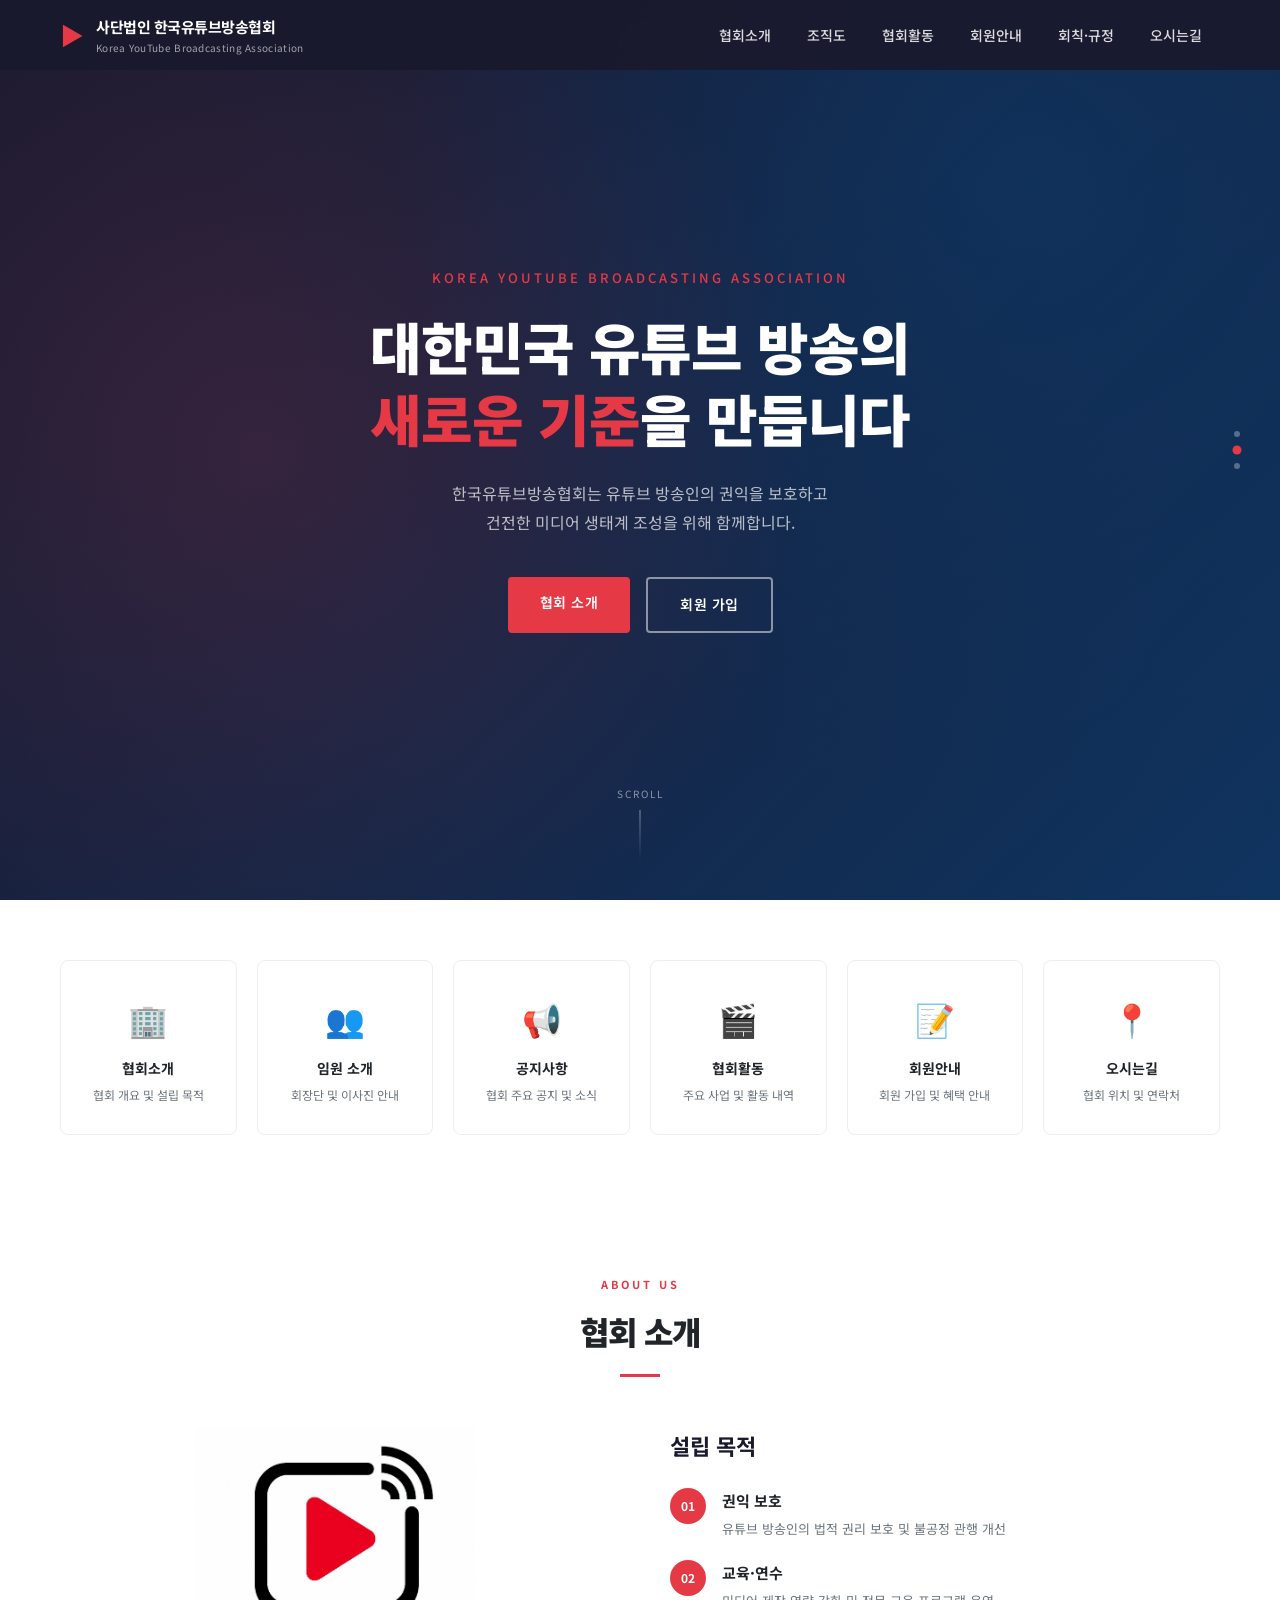
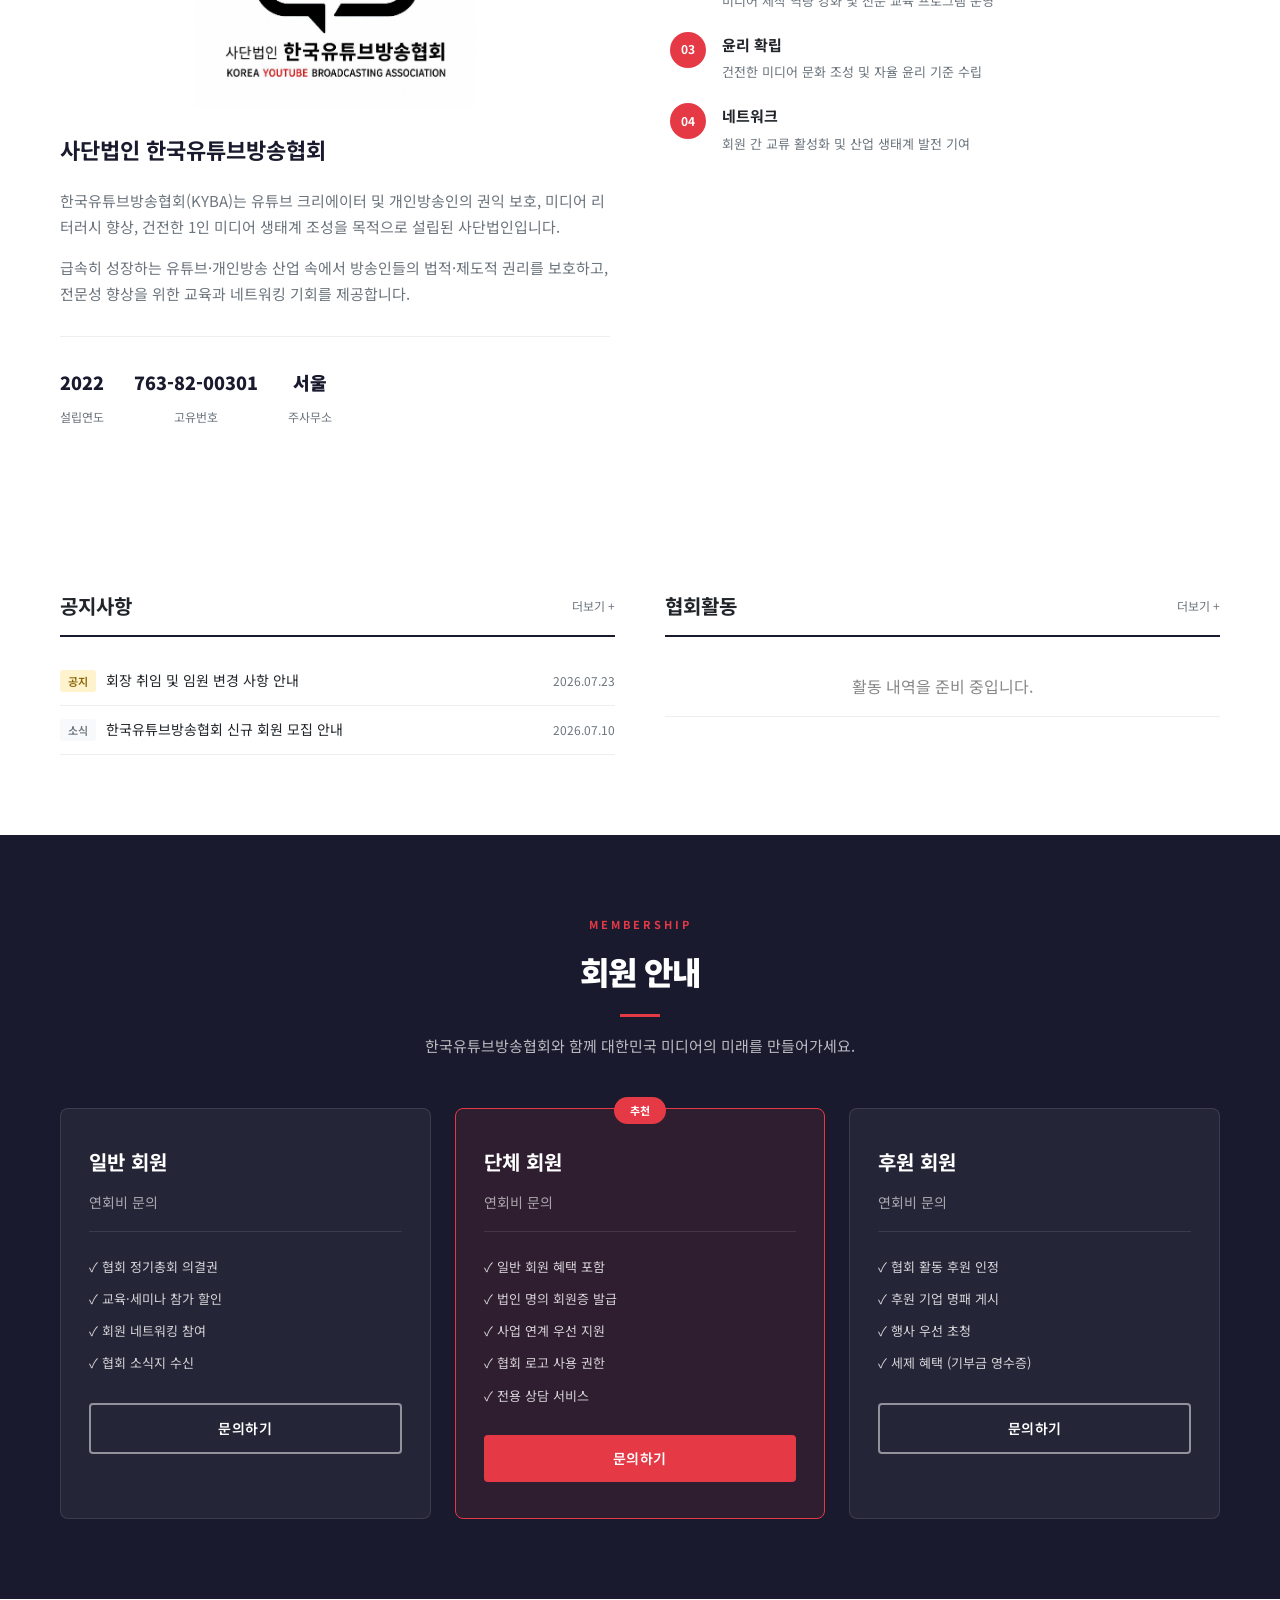
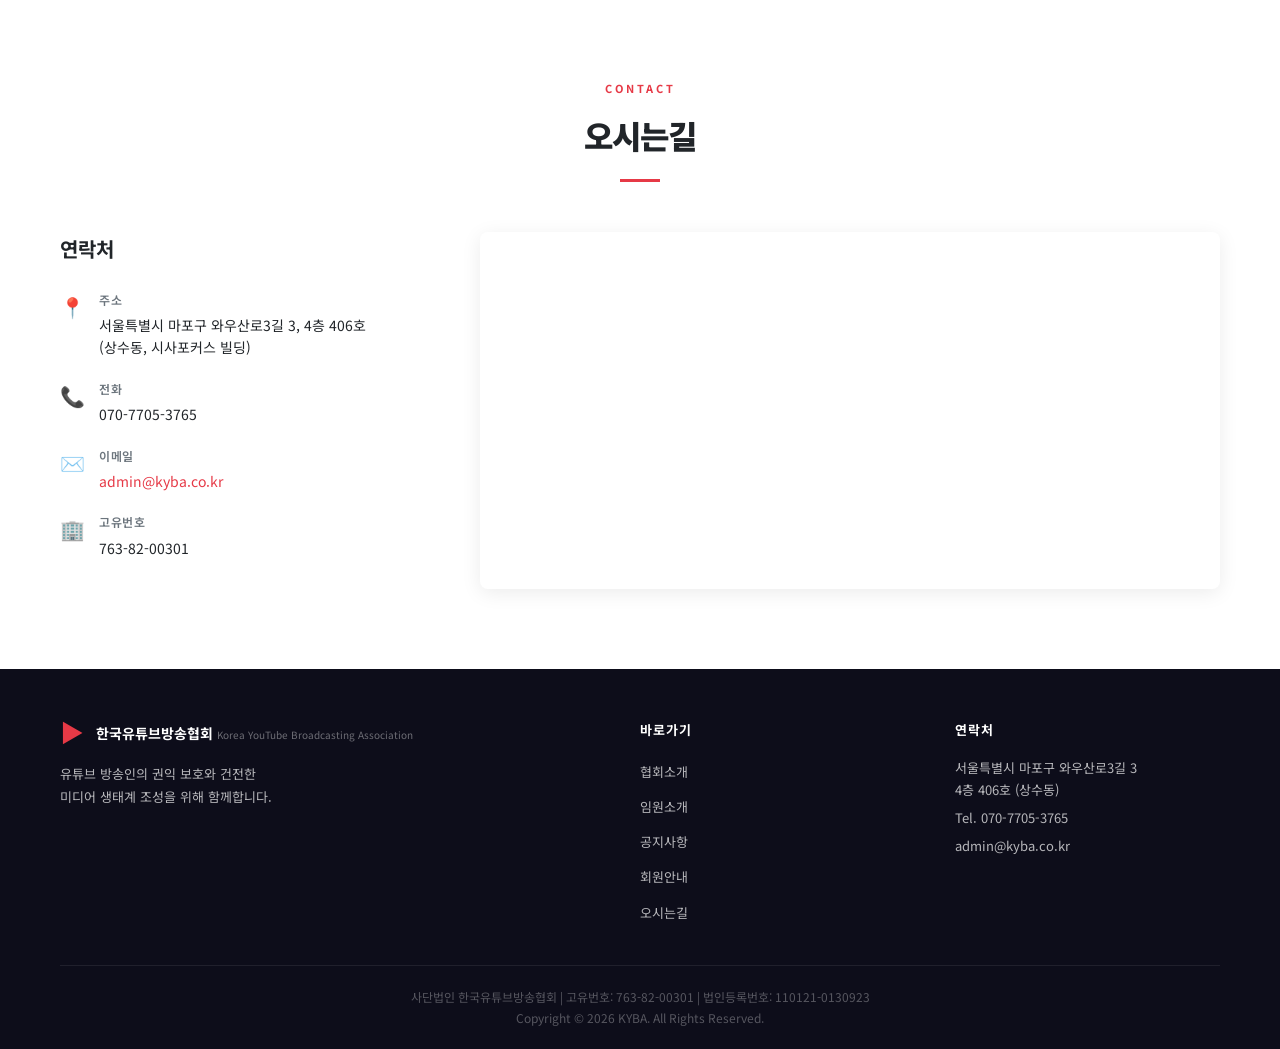
<file: index.html>
<!DOCTYPE html>
<html lang="ko">
<head>
    <meta name="naver-site-verification" content="39ab1a2f3305a934aa4bb934f66664c32c21c28a" />
  <meta charset="UTF-8">
  <meta name="viewport" content="width=device-width, initial-scale=1.0">
  <title>사단법인 한국유튜브방송협회 | KYBA</title>
  <meta name="description" content="사단법인 한국유튜브방송협회(KYBA)는 유튜브 방송인의 권익 보호와 건전한 미디어 생태계 조성을 위해 설립된 법인입니다.">
  <link rel="stylesheet" href="css/style.css">
  <link rel="preconnect" href="https://fonts.googleapis.com">
  <link href="https://fonts.googleapis.com/css2?family=Noto+Sans+KR:wght@300;400;500;700;900&display=swap" rel="stylesheet">
</head>
<body>

  <!-- 헤더 -->
  <header id="header">
    <div class="header-inner">
      <div class="logo">
        <a href="/">
          <span class="logo-icon">▶</span>
          <div class="logo-text">
            <strong>사단법인 한국유튜브방송협회</strong>
            <small>Korea YouTube Broadcasting Association</small>
          </div>
        </a>
      </div>
      <nav id="gnb">
        <ul>
          <li class="has-sub">
            <a href="#about">협회소개</a>
            <ul class="sub-menu">
              <li><a href="#about">협회 개요</a></li>
              <li><a href="#mission">설립 목적</a></li>
            </ul>
          </li>
          <li class="has-sub">
            <a href="board.html">조직도</a>
            <ul class="sub-menu">
              <li><a href="board.html">임원 소개</a></li>
            </ul>
          </li>
          <li class="has-sub">
            <a href="#activities">협회활동</a>
            <ul class="sub-menu">
              <li><a href="#news">공지사항</a></li>
              <li><a href="#activities">주요 활동</a></li>
            </ul>
          </li>
          <li><a href="#members">회원안내</a></li>
          <li><a href="regulations.html">회칙·규정</a></li>
          <li><a href="#contact">오시는길</a></li>
        </ul>
      </nav>
      <button class="hamburger" id="hamburger" aria-label="메뉴">
        <span></span><span></span><span></span>
      </button>
    </div>
    <!-- 모바일 메뉴 -->
    <div class="mobile-menu" id="mobileMenu">
      <ul>
        <li><a href="#about">협회소개</a></li>
        <li><a href="board.html">조직도</a></li>
        <li><a href="#activities">협회활동</a></li>
        <li><a href="#news">공지사항</a></li>
        <li><a href="#members">회원안내</a></li>
        <li><a href="regulations.html">회칙·규정</a></li>
        <li><a href="#contact">오시는길</a></li>
      </ul>
    </div>
  </header>

  <!-- 히어로 섹션 -->
  <section id="hero">
    <div class="hero-overlay"></div>
    <div class="hero-content">
      <p class="hero-sub">Korea YouTube Broadcasting Association</p>
      <h1 class="hero-title">대한민국 유튜브 방송의<br><span>새로운 기준</span>을 만듭니다</h1>
      <p class="hero-desc">한국유튜브방송협회는 유튜브 방송인의 권익을 보호하고<br>건전한 미디어 생태계 조성을 위해 함께합니다.</p>
      <div class="hero-btns">
        <a href="#about" class="btn btn-primary">협회 소개</a>
        <a href="#members" class="btn btn-outline">회원 가입</a>
      </div>
    </div>
    <div class="scroll-indicator">
      <span>SCROLL</span>
      <div class="scroll-line"></div>
    </div>
    <!-- 슬라이더 닷 -->
    <div class="hero-dots">
      <span class="dot active"></span>
      <span class="dot"></span>
      <span class="dot"></span>
    </div>
  </section>

  <!-- 빠른 링크 -->
  <section id="quicklinks">
    <div class="container">
      <div class="quick-grid">
        <a href="#about" class="quick-card">
          <div class="quick-icon">🏢</div>
          <h3>협회소개</h3>
          <p>협회 개요 및 설립 목적</p>
        </a>
        <a href="board.html" class="quick-card">
          <div class="quick-icon">👥</div>
          <h3>임원 소개</h3>
          <p>회장단 및 이사진 안내</p>
        </a>
        <a href="#news" class="quick-card">
          <div class="quick-icon">📢</div>
          <h3>공지사항</h3>
          <p>협회 주요 공지 및 소식</p>
        </a>
        <a href="#activities" class="quick-card">
          <div class="quick-icon">🎬</div>
          <h3>협회활동</h3>
          <p>주요 사업 및 활동 내역</p>
        </a>
        <a href="#members" class="quick-card">
          <div class="quick-icon">📝</div>
          <h3>회원안내</h3>
          <p>회원 가입 및 혜택 안내</p>
        </a>
        <a href="#contact" class="quick-card">
          <div class="quick-icon">📍</div>
          <h3>오시는길</h3>
          <p>협회 위치 및 연락처</p>
        </a>
      </div>
    </div>
  </section>

  <!-- 협회 소개 -->
  <section id="about">
    <div class="container">
      <div class="section-header">
        <span class="section-tag">ABOUT US</span>
        <h2>협회 소개</h2>
        <div class="section-line"></div>
      </div>
      <div class="about-grid">
        <div class="about-text">
          <div class="about-logo" style="text-align:center;">
            <img src="images/logo.jpg" alt="사단법인 한국유튜브방송협회 로고" style="max-width:280px; width:100%; margin:0 auto 1.5rem; display:block;">
          </div>
          <h3>사단법인 한국유튜브방송협회</h3>
          <p>한국유튜브방송협회(KYBA)는 유튜브 크리에이터 및 개인방송인의 권익 보호, 미디어 리터러시 향상, 건전한 1인 미디어 생태계 조성을 목적으로 설립된 사단법인입니다.</p>
          <p>급속히 성장하는 유튜브·개인방송 산업 속에서 방송인들의 법적·제도적 권리를 보호하고, 전문성 향상을 위한 교육과 네트워킹 기회를 제공합니다.</p>
          <div class="about-stats">
            <div class="stat">
              <strong>2022</strong>
              <span>설립연도</span>
            </div>
            <div class="stat">
              <strong>763-82-00301</strong>
              <span>고유번호</span>
            </div>
            <div class="stat">
              <strong>서울</strong>
              <span>주사무소</span>
            </div>
          </div>
        </div>
        <div class="about-mission">
          <h3 id="mission">설립 목적</h3>
          <ul class="mission-list">
            <li>
              <span class="mission-num">01</span>
              <div>
                <strong>권익 보호</strong>
                <p>유튜브 방송인의 법적 권리 보호 및 불공정 관행 개선</p>
              </div>
            </li>
            <li>
              <span class="mission-num">02</span>
              <div>
                <strong>교육·연수</strong>
                <p>미디어 제작 역량 강화 및 전문 교육 프로그램 운영</p>
              </div>
            </li>
            <li>
              <span class="mission-num">03</span>
              <div>
                <strong>윤리 확립</strong>
                <p>건전한 미디어 문화 조성 및 자율 윤리 기준 수립</p>
              </div>
            </li>
            <li>
              <span class="mission-num">04</span>
              <div>
                <strong>네트워크</strong>
                <p>회원 간 교류 활성화 및 산업 생태계 발전 기여</p>
              </div>
            </li>
          </ul>
        </div>
      </div>
    </div>
  </section>


  <!-- 공지사항 + 활동소식 -->
  <section id="news">
    <div class="container">
      <div class="news-grid">
        <div class="news-col">
          <div class="news-header">
            <h2>공지사항</h2>
            <a href="#news" class="more-link">더보기 +</a>
          </div>
          <ul class="news-list">
            <li>
              <a href="#">
                <span class="news-tag notice">공지</span>
                <span class="news-title">회장 취임 및 임원 변경 사항 안내</span>
                <span class="news-date">2026.07.23</span>
              </a>
            </li>
            <li>
              <a href="#">
                <span class="news-tag">소식</span>
                <span class="news-title">한국유튜브방송협회 신규 회원 모집 안내</span>
                <span class="news-date">2026.07.10</span>
              </a>
            </li>
          </ul>
        </div>
        <div class="news-col" id="activities">
          <div class="news-header">
            <h2>협회활동</h2>
            <a href="#activities" class="more-link">더보기 +</a>
          </div>
          <ul class="news-list">
            <li style="color:#888; padding: 1rem 0; text-align:center; list-style:none;">활동 내역을 준비 중입니다.</li>
          </ul>
        </div>
      </div>
    </div>
  </section>

  <!-- 회원안내 -->
  <section id="members" class="section-dark">
    <div class="container">
      <div class="section-header light">
        <span class="section-tag">MEMBERSHIP</span>
        <h2>회원 안내</h2>
        <div class="section-line"></div>
        <p class="section-desc">한국유튜브방송협회와 함께 대한민국 미디어의 미래를 만들어가세요.</p>
      </div>
      <div class="member-grid">
        <div class="member-card">
          <h3>일반 회원</h3>
          <div class="member-price">연회비 문의</div>
          <ul>
            <li>✓ 협회 정기총회 의결권</li>
            <li>✓ 교육·세미나 참가 할인</li>
            <li>✓ 회원 네트워킹 참여</li>
            <li>✓ 협회 소식지 수신</li>
          </ul>
          <a href="#contact" class="btn btn-outline-white">문의하기</a>
        </div>
        <div class="member-card featured">
          <div class="badge">추천</div>
          <h3>단체 회원</h3>
          <div class="member-price">연회비 문의</div>
          <ul>
            <li>✓ 일반 회원 혜택 포함</li>
            <li>✓ 법인 명의 회원증 발급</li>
            <li>✓ 사업 연계 우선 지원</li>
            <li>✓ 협회 로고 사용 권한</li>
            <li>✓ 전용 상담 서비스</li>
          </ul>
          <a href="#contact" class="btn btn-red">문의하기</a>
        </div>
        <div class="member-card">
          <h3>후원 회원</h3>
          <div class="member-price">연회비 문의</div>
          <ul>
            <li>✓ 협회 활동 후원 인정</li>
            <li>✓ 후원 기업 명패 게시</li>
            <li>✓ 행사 우선 초청</li>
            <li>✓ 세제 혜택 (기부금 영수증)</li>
          </ul>
          <a href="#contact" class="btn btn-outline-white">문의하기</a>
        </div>
      </div>
    </div>
  </section>

  <!-- 오시는길 -->
  <section id="contact">
    <div class="container">
      <div class="section-header">
        <span class="section-tag">CONTACT</span>
        <h2>오시는길</h2>
        <div class="section-line"></div>
      </div>
      <div class="contact-grid">
        <div class="contact-info">
          <h3>연락처</h3>
          <ul class="contact-list">
            <li>
              <span class="contact-icon">📍</span>
              <div>
                <strong>주소</strong>
                <p>서울특별시 마포구 와우산로3길 3, 4층 406호<br>(상수동, 시사포커스 빌딩)</p>
              </div>
            </li>
            <li>
              <span class="contact-icon">📞</span>
              <div>
                <strong>전화</strong>
                <p>070-7705-3765</p>
              </div>
            </li>
            <li>
              <span class="contact-icon">✉️</span>
              <div>
                <strong>이메일</strong>
                <p><a href="mailto:admin@kyba.co.kr">admin@kyba.co.kr</a></p>
              </div>
            </li>
            <li>
              <span class="contact-icon">🏢</span>
              <div>
                <strong>고유번호</strong>
                <p>763-82-00301</p>
              </div>
            </li>
          </ul>
        </div>
        <div class="contact-map">
          <div class="map-placeholder">
            <iframe
              src="https://www.google.com/maps/embed?pb=!1m18!1m12!1m3!1d3163.3!2d126.9214!3d37.5484!2m3!1f0!2f0!3f0!3m2!1i1024!2i768!4f13.1!3m3!1m2!1s0x357c98f5e3a2e657%3A0x1!2z7ISc7Jq47Yq567OE7IucIOusvOy2nOq1rCDsm5Dtm4TrgqDroZw!5e0!3m2!1sko!2skr!4v1"
              width="100%" height="350" style="border:0;" allowfullscreen="" loading="lazy"
              referrerpolicy="no-referrer-when-downgrade">
            </iframe>
          </div>
        </div>
      </div>
    </div>
  </section>

  <!-- 푸터 -->
  <footer id="footer">
    <div class="container">
      <div class="footer-grid">
        <div class="footer-brand">
          <div class="footer-logo">
            <span class="logo-icon">▶</span>
            <div>
              <strong>한국유튜브방송협회</strong>
              <small>Korea YouTube Broadcasting Association</small>
            </div>
          </div>
          <p class="footer-desc">유튜브 방송인의 권익 보호와 건전한<br>미디어 생태계 조성을 위해 함께합니다.</p>
        </div>
        <div class="footer-links">
          <h4>바로가기</h4>
          <ul>
            <li><a href="#about">협회소개</a></li>
            <li><a href="board.html">임원소개</a></li>
            <li><a href="#news">공지사항</a></li>
            <li><a href="#members">회원안내</a></li>
            <li><a href="#contact">오시는길</a></li>
          </ul>
        </div>
        <div class="footer-contact">
          <h4>연락처</h4>
          <p>서울특별시 마포구 와우산로3길 3<br>4층 406호 (상수동)</p>

          <p>Tel. 070-7705-3765</p>
          <p>admin@kyba.co.kr</p>
        </div>
      </div>
      <div class="footer-bottom">
        <p>사단법인 한국유튜브방송협회 | 고유번호: 763-82-00301 | 법인등록번호: 110121-0130923</p>
        <p>Copyright © 2026 KYBA. All Rights Reserved.</p>
      </div>
    </div>
  </footer>

  <script src="js/main.js"></script>
</body>
</html>
</file>
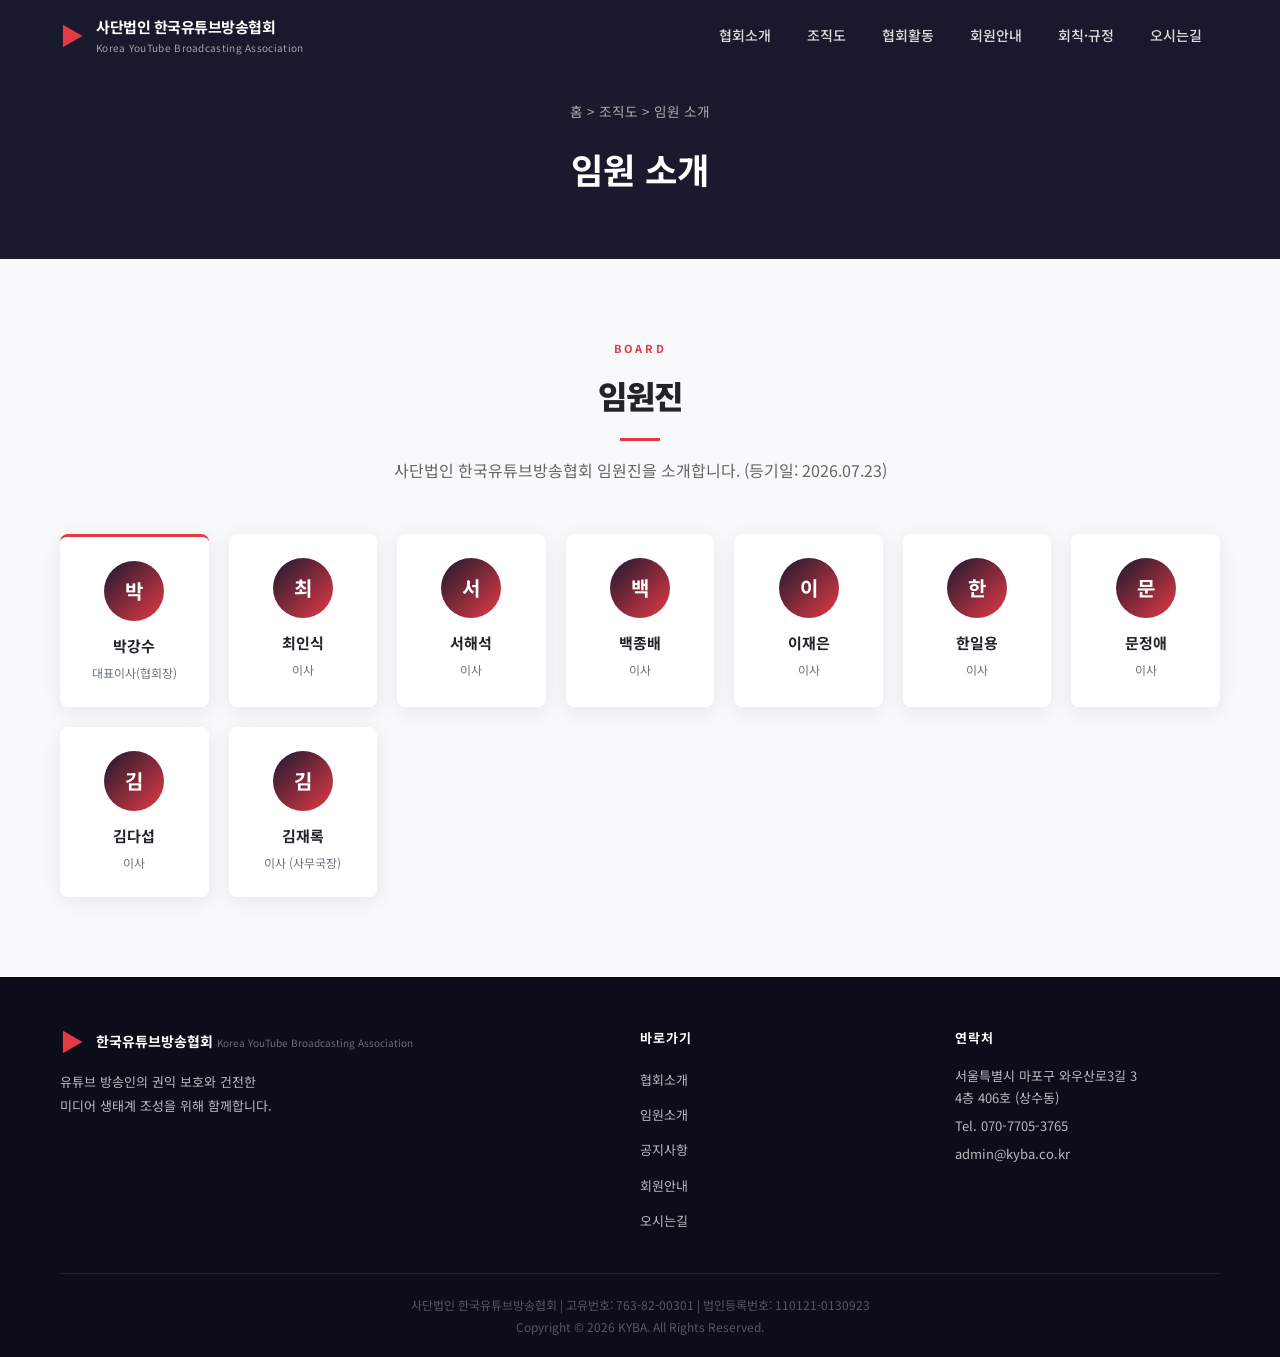
<file: board.html>
<!DOCTYPE html>
<html lang="ko">
<head>
  <meta charset="UTF-8">
  <meta name="viewport" content="width=device-width, initial-scale=1.0">
  <title>임원 소개 | 사단법인 한국유튜브방송협회 KYBA</title>
  <meta name="description" content="사단법인 한국유튜브방송협회(KYBA) 임원진 소개입니다.">
  <link rel="stylesheet" href="css/style.css">
  <link rel="preconnect" href="https://fonts.googleapis.com">
  <link href="https://fonts.googleapis.com/css2?family=Noto+Sans+KR:wght@300;400;500;700;900&display=swap" rel="stylesheet">
  <style>
    .page-hero {
      background: #1a1a2e;
      color: #fff;
      padding: 100px 0 60px;
      text-align: center;
    }
    .page-hero .breadcrumb {
      font-size: 0.85rem;
      color: #aaa;
      margin-bottom: 1rem;
    }
    .page-hero .breadcrumb a { color: #aaa; text-decoration: none; }
    .page-hero .breadcrumb a:hover { color: #fff; }
    .page-hero h1 {
      font-size: 2.2rem;
      font-weight: 700;
      margin: 0;
    }
    .board-section {
      padding: 80px 0;
      background: #f8f9fa;
    }
  </style>
</head>
<body>

  <!-- 헤더 -->
  <header id="header">
    <div class="header-inner">
      <div class="logo">
        <a href="/">
          <span class="logo-icon">▶</span>
          <div class="logo-text">
            <strong>사단법인 한국유튜브방송협회</strong>
            <small>Korea YouTube Broadcasting Association</small>
          </div>
        </a>
      </div>
      <nav id="gnb">
        <ul>
          <li class="has-sub">
            <a href="/#about">협회소개</a>
            <ul class="sub-menu">
              <li><a href="/#about">협회 개요</a></li>
              <li><a href="/#mission">설립 목적</a></li>
            </ul>
          </li>
          <li class="has-sub">
            <a href="board.html" class="active">조직도</a>
            <ul class="sub-menu">
              <li><a href="board.html" class="active">임원 소개</a></li>
            </ul>
          </li>
          <li class="has-sub">
            <a href="/#activities">협회활동</a>
            <ul class="sub-menu">
              <li><a href="/#news">공지사항</a></li>
              <li><a href="/#activities">주요 활동</a></li>
            </ul>
          </li>
          <li><a href="/#members">회원안내</a></li>
          <li><a href="/#regulations">회칙·규정</a></li>
          <li><a href="/#contact">오시는길</a></li>
        </ul>
      </nav>
      <button class="hamburger" id="hamburger" aria-label="메뉴">
        <span></span><span></span><span></span>
      </button>
    </div>
    <!-- 모바일 메뉴 -->
    <div class="mobile-menu" id="mobileMenu">
      <ul>
        <li><a href="/#about">협회소개</a></li>
        <li><a href="board.html">조직도</a></li>
        <li><a href="/#activities">협회활동</a></li>
        <li><a href="/#news">공지사항</a></li>
        <li><a href="/#members">회원안내</a></li>
        <li><a href="/#regulations">회칙·규정</a></li>
        <li><a href="/#contact">오시는길</a></li>
      </ul>
    </div>
  </header>

  <!-- 페이지 히어로 -->
  <div class="page-hero">
    <div class="container">
      <p class="breadcrumb"><a href="/">홈</a> &gt; 조직도 &gt; 임원 소개</p>
      <h1>임원 소개</h1>
    </div>
  </div>

  <!-- 임원 소개 섹션 -->
  <section class="board-section">
    <div class="container">
      <div class="section-header">
        <span class="section-tag">BOARD</span>
        <h2>임원진</h2>
        <div class="section-line"></div>
        <p style="color:#666; margin-top:1rem;">사단법인 한국유튜브방송협회 임원진을 소개합니다. (등기일: 2026.07.23)</p>
      </div>
      <div class="board-grid">
        <div class="board-card chairman">
          <div class="board-avatar">박</div>
          <h3>박강수</h3>
          <p class="board-title">대표이사(협회장)</p>
        </div>
        <div class="board-card">
          <div class="board-avatar">최</div>
          <h3>최인식</h3>
          <p class="board-title">이사</p>
        </div>
        <div class="board-card">
          <div class="board-avatar">서</div>
          <h3>서해석</h3>
          <p class="board-title">이사</p>
        </div>
        <div class="board-card">
          <div class="board-avatar">백</div>
          <h3>백종배</h3>
          <p class="board-title">이사</p>
        </div>
        <div class="board-card">
          <div class="board-avatar">이</div>
          <h3>이재은</h3>
          <p class="board-title">이사</p>
        </div>
        <div class="board-card">
          <div class="board-avatar">한</div>
          <h3>한일용</h3>
          <p class="board-title">이사</p>
        </div>
        <div class="board-card">
          <div class="board-avatar">문</div>
          <h3>문정애</h3>
          <p class="board-title">이사</p>
        </div>
        <div class="board-card">
          <div class="board-avatar">김</div>
          <h3>김다섭</h3>
          <p class="board-title">이사</p>
        </div>
        <div class="board-card">
          <div class="board-avatar">김</div>
          <h3>김재록</h3>
          <p class="board-title">이사 (사무국장)</p>
        </div>
      </div>
    </div>
  </section>

  <!-- 푸터 -->
  <footer id="footer">
    <div class="container">
      <div class="footer-grid">
        <div class="footer-brand">
          <div class="footer-logo">
            <span class="logo-icon">▶</span>
            <div>
              <strong>한국유튜브방송협회</strong>
              <small>Korea YouTube Broadcasting Association</small>
            </div>
          </div>
          <p class="footer-desc">유튜브 방송인의 권익 보호와 건전한<br>미디어 생태계 조성을 위해 함께합니다.</p>
        </div>
        <div class="footer-links">
          <h4>바로가기</h4>
          <ul>
            <li><a href="/#about">협회소개</a></li>
            <li><a href="board.html">임원소개</a></li>
            <li><a href="/#news">공지사항</a></li>
            <li><a href="/#members">회원안내</a></li>
            <li><a href="/#contact">오시는길</a></li>
          </ul>
        </div>
        <div class="footer-contact">
          <h4>연락처</h4>
          <p>서울특별시 마포구 와우산로3길 3<br>4층 406호 (상수동)</p>
          <p>Tel. 070-7705-3765</p>
          <p>admin@kyba.co.kr</p>
        </div>
      </div>
      <div class="footer-bottom">
        <p>사단법인 한국유튜브방송협회 | 고유번호: 763-82-00301 | 법인등록번호: 110121-0130923</p>
        <p>Copyright © 2026 KYBA. All Rights Reserved.</p>
      </div>
    </div>
  </footer>

  <script src="js/main.js"></script>
</body>
</html>
</file>
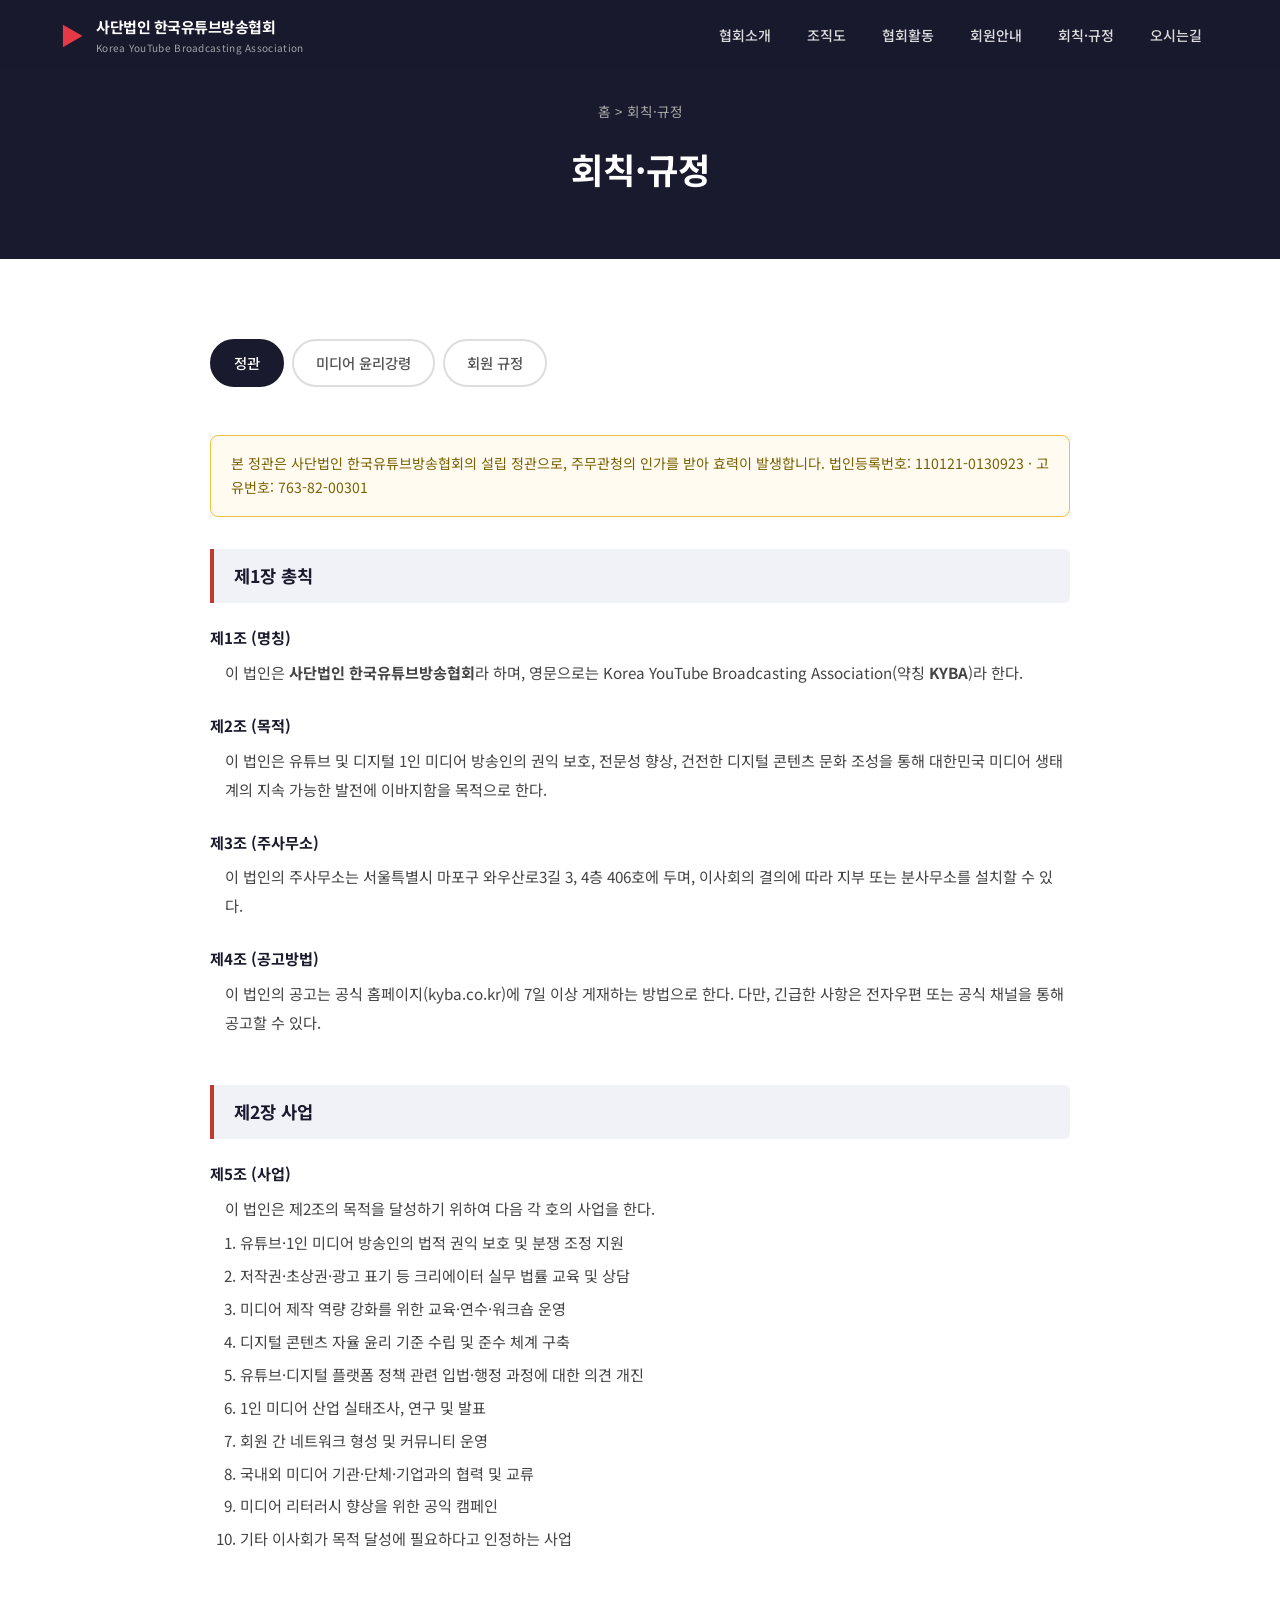
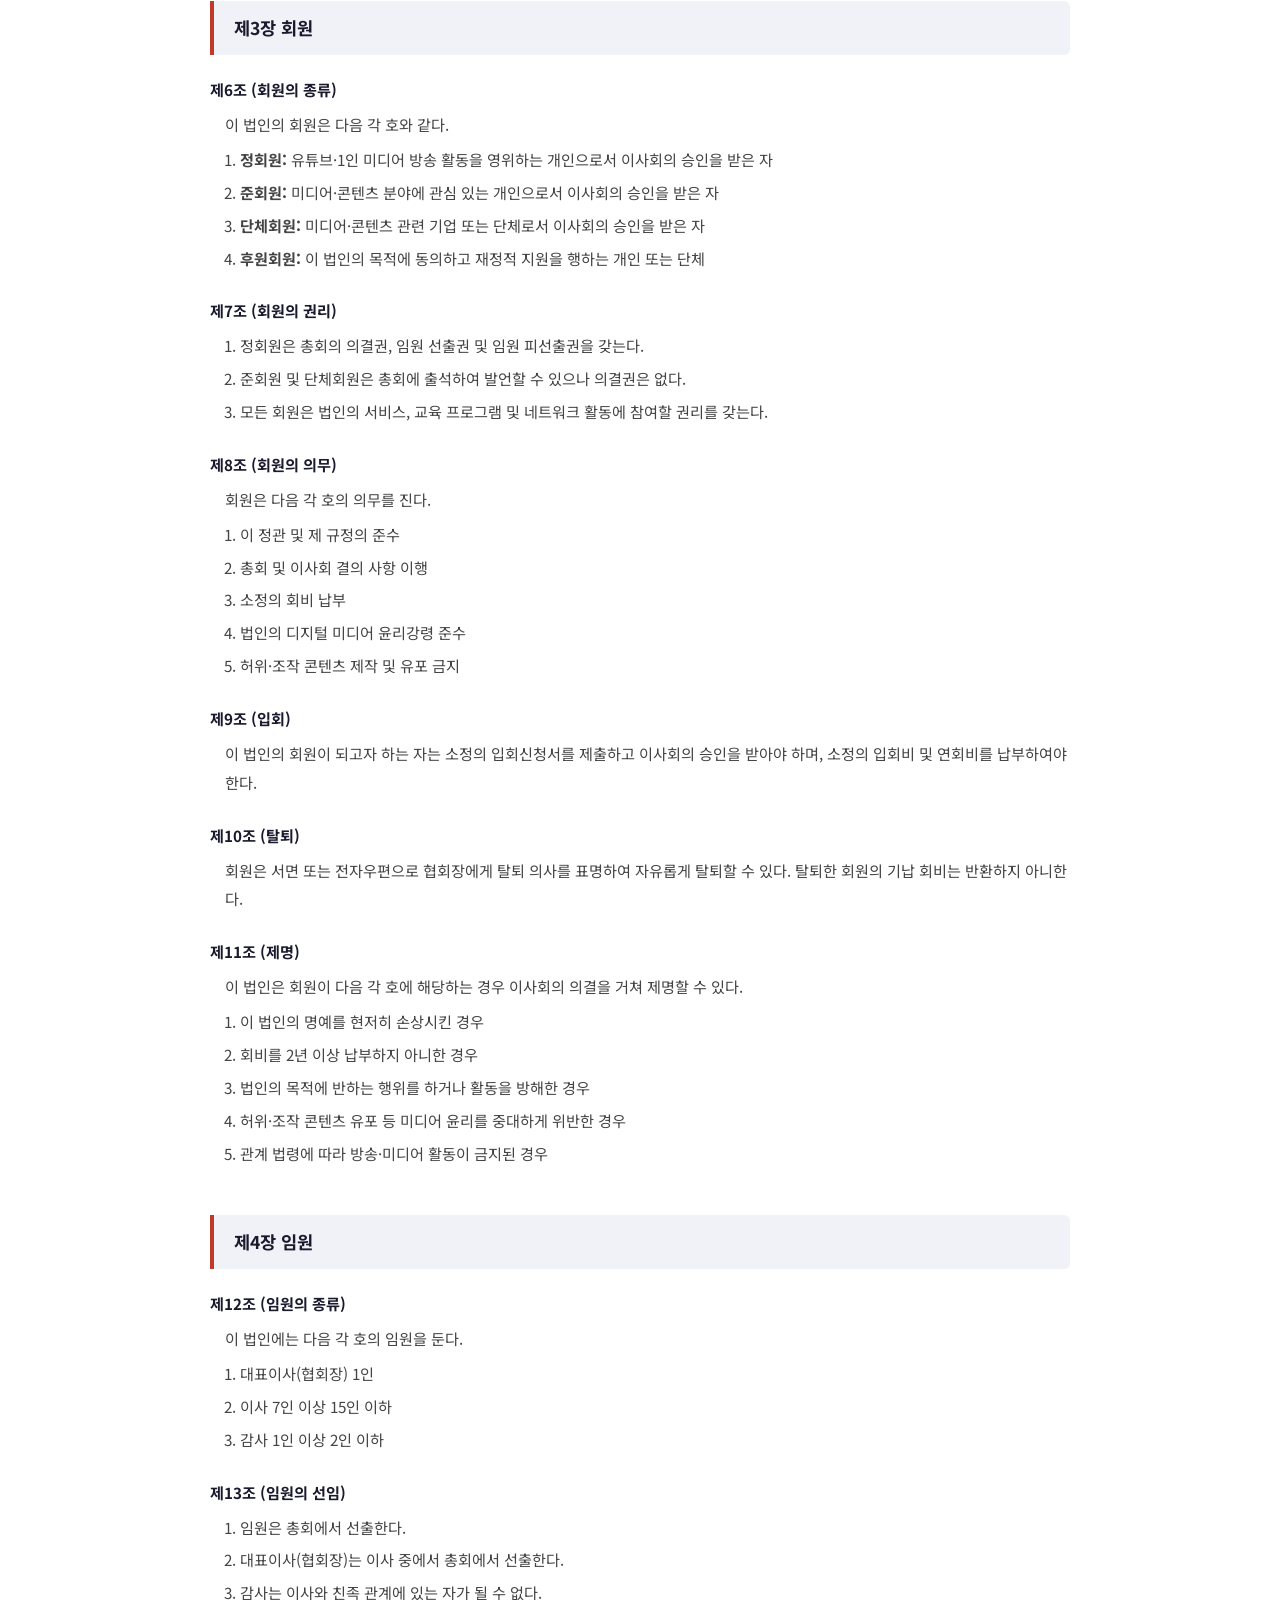
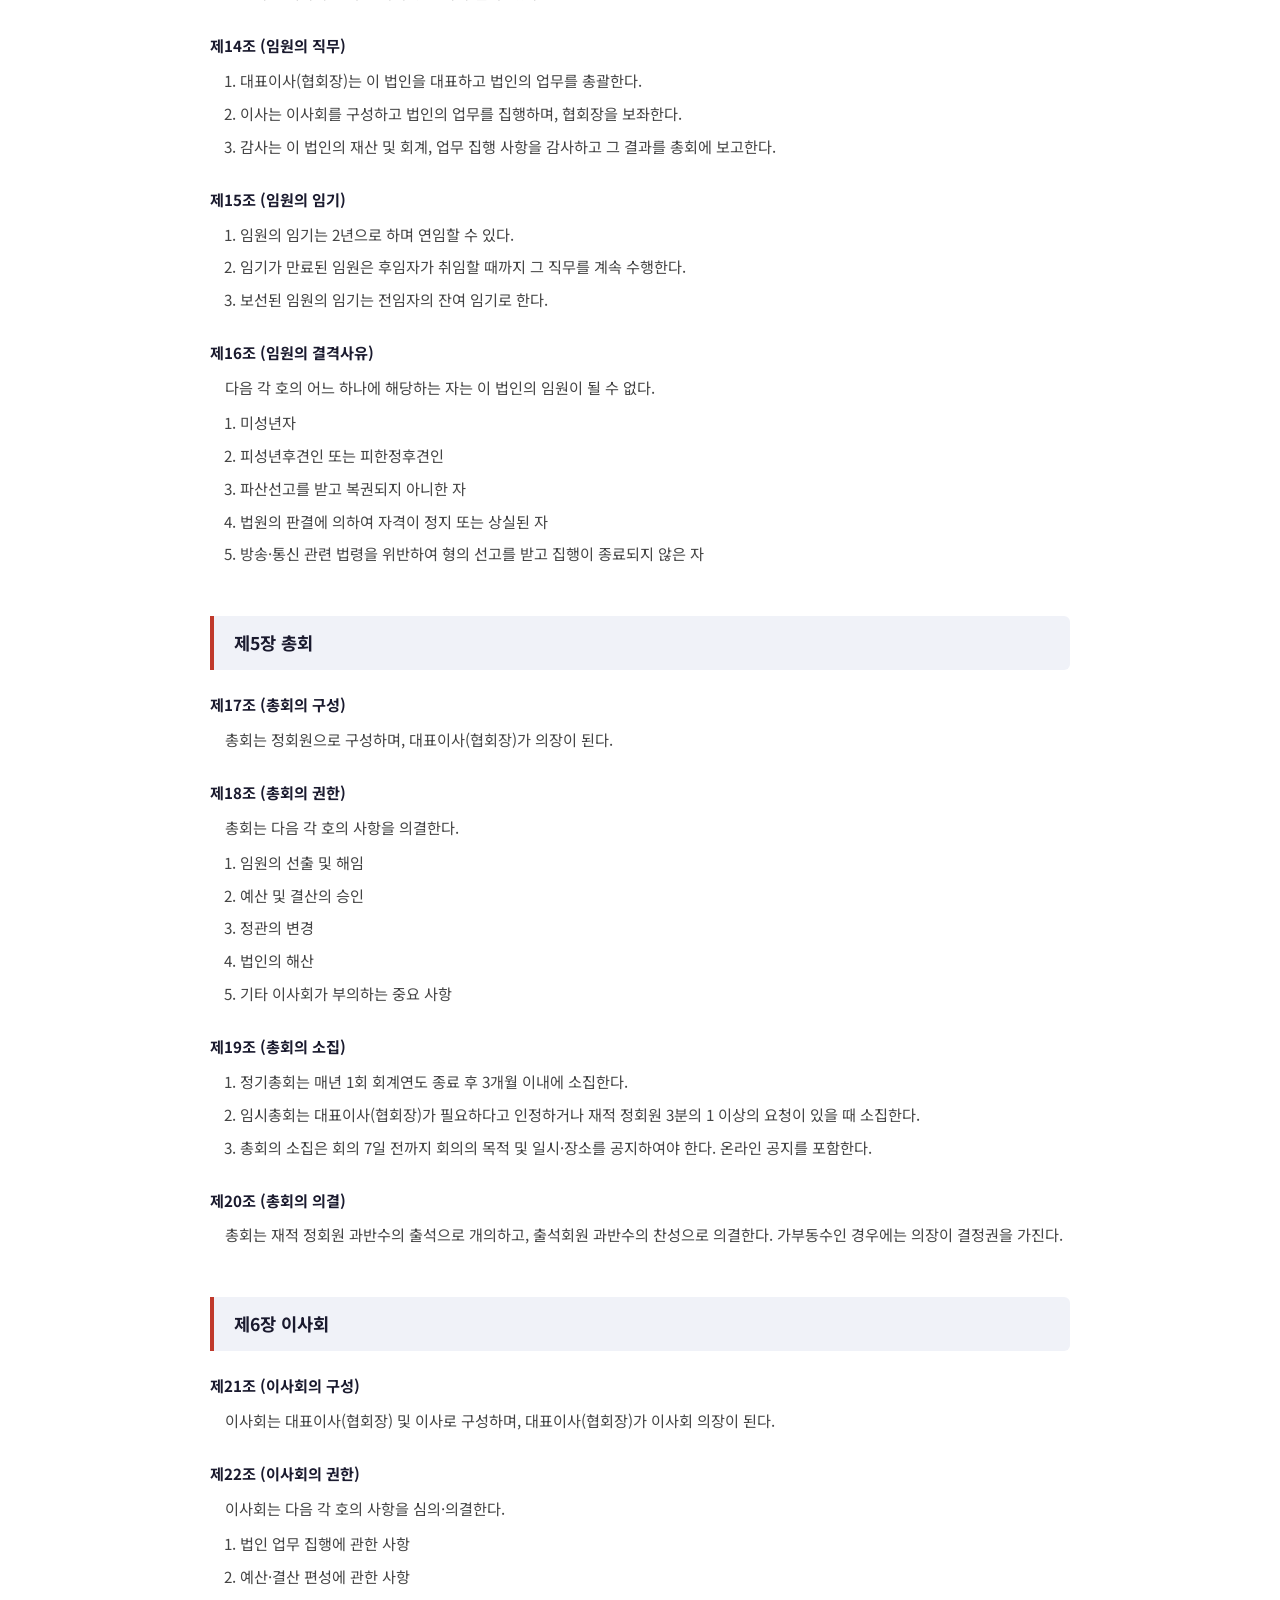
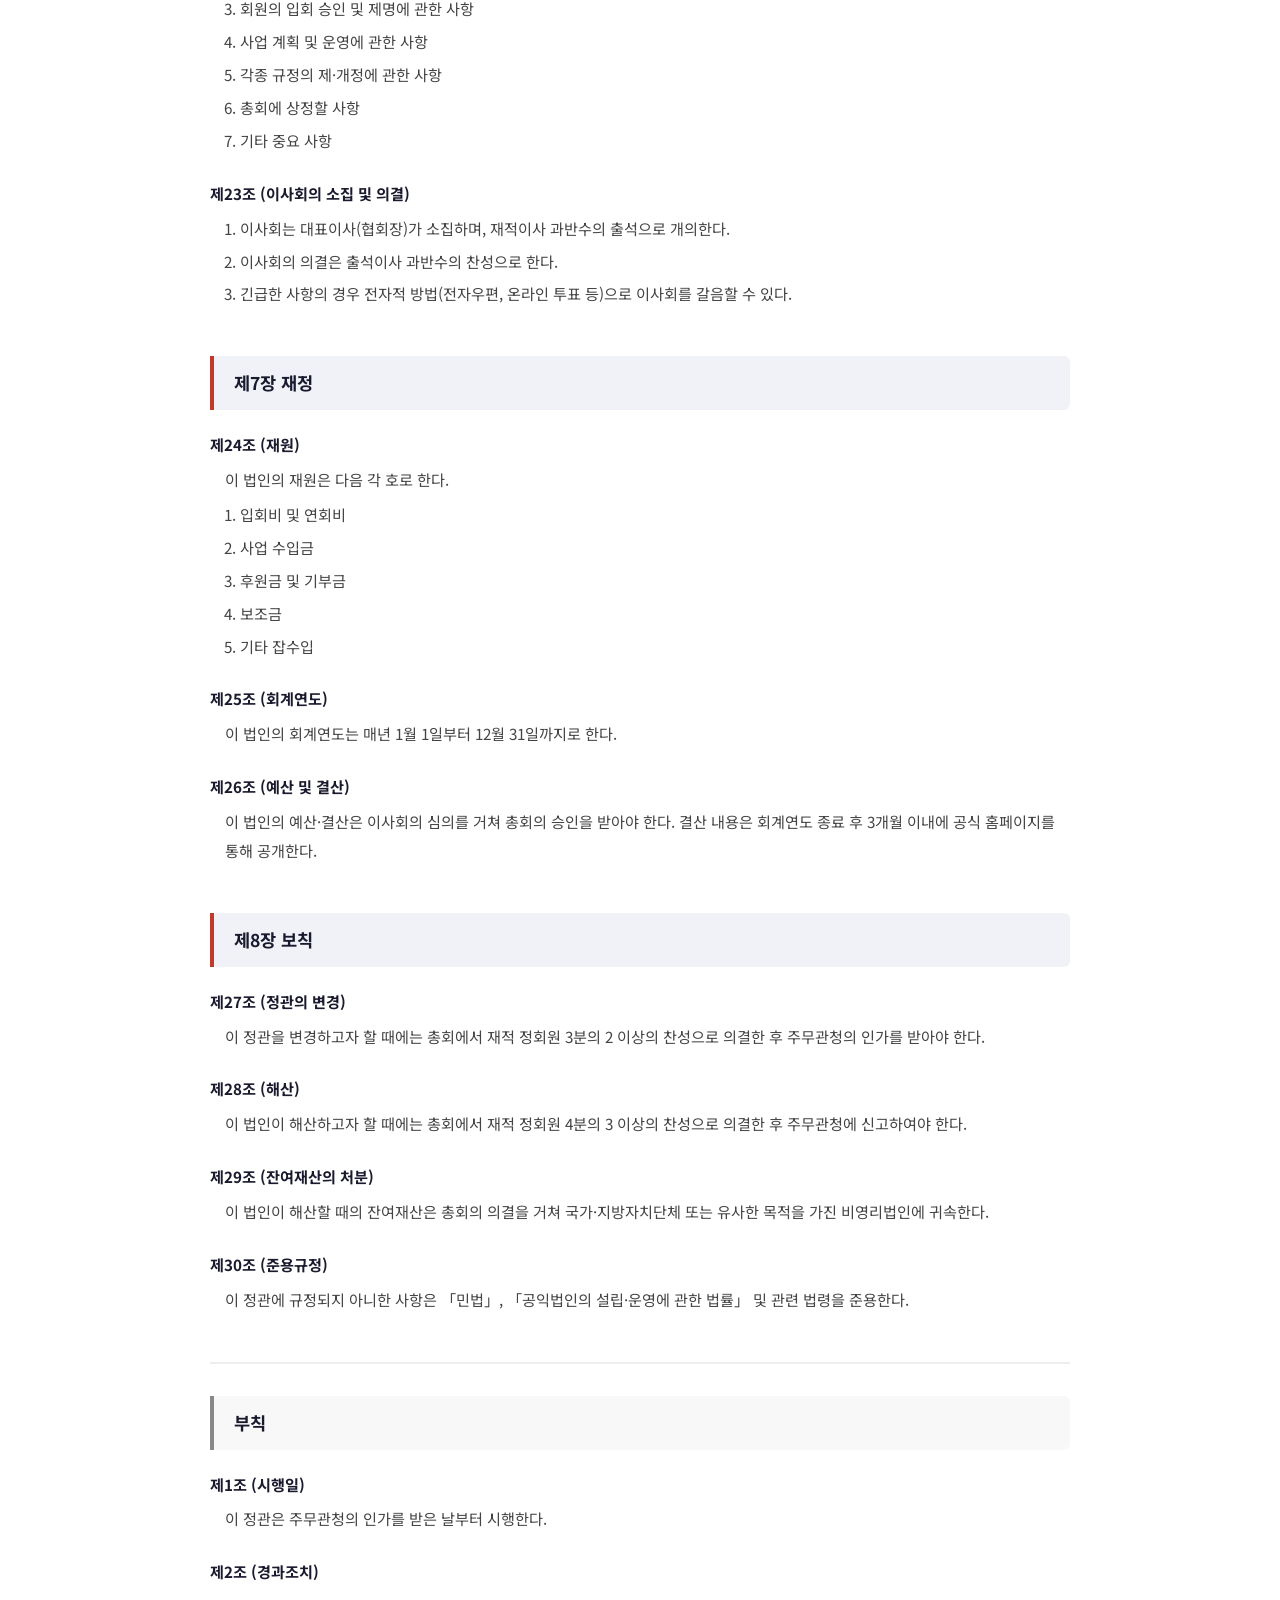
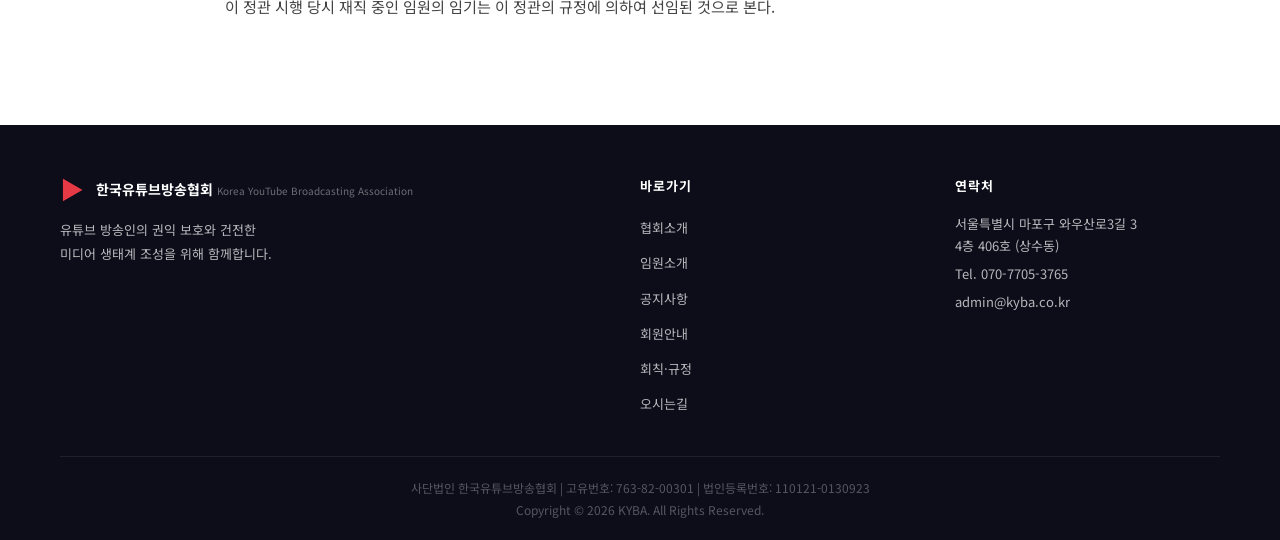
<file: regulations.html>
<!DOCTYPE html>
<html lang="ko">
<head>
  <meta charset="UTF-8">
  <meta name="viewport" content="width=device-width, initial-scale=1.0">
  <title>회칙·규정 | 사단법인 한국유튜브방송협회 KYBA</title>
  <meta name="description" content="사단법인 한국유튜브방송협회(KYBA) 정관 및 회칙입니다.">
  <link rel="stylesheet" href="css/style.css">
  <link rel="preconnect" href="https://fonts.googleapis.com">
  <link href="https://fonts.googleapis.com/css2?family=Noto+Sans+KR:wght@300;400;500;700;900&display=swap" rel="stylesheet">
  <style>
    .page-hero {
      background: #1a1a2e;
      color: #fff;
      padding: 100px 0 60px;
      text-align: center;
    }
    .page-hero .breadcrumb {
      font-size: 0.85rem;
      color: #aaa;
      margin-bottom: 1rem;
    }
    .page-hero .breadcrumb a { color: #aaa; text-decoration: none; }
    .page-hero .breadcrumb a:hover { color: #fff; }
    .page-hero h1 { font-size: 2.2rem; font-weight: 700; margin: 0; }

    .reg-wrap {
      max-width: 900px;
      margin: 0 auto;
      padding: 80px 20px;
    }

    /* 탭 네비게이션 */
    .reg-tabs {
      display: flex;
      gap: 8px;
      margin-bottom: 48px;
      flex-wrap: wrap;
    }
    .reg-tab {
      padding: 10px 22px;
      border: 2px solid #ddd;
      border-radius: 30px;
      background: #fff;
      font-size: 0.9rem;
      font-weight: 500;
      cursor: pointer;
      color: #555;
      transition: all 0.2s;
      text-decoration: none;
    }
    .reg-tab:hover, .reg-tab.active {
      background: #1a1a2e;
      border-color: #1a1a2e;
      color: #fff;
    }

    /* 정관 본문 */
    .reg-section { display: none; }
    .reg-section.active { display: block; }

    .reg-chapter {
      margin-bottom: 48px;
    }
    .reg-chapter-title {
      font-size: 1.1rem;
      font-weight: 700;
      color: #1a1a2e;
      background: #f0f2f8;
      padding: 12px 20px;
      border-left: 4px solid #c0392b;
      margin-bottom: 20px;
      border-radius: 0 6px 6px 0;
    }
    .reg-article {
      margin-bottom: 24px;
      line-height: 1.9;
      font-size: 0.95rem;
    }
    .reg-article-title {
      font-weight: 700;
      color: #1a1a2e;
      margin-bottom: 6px;
    }
    .reg-article p {
      color: #444;
      margin: 4px 0;
      padding-left: 1em;
    }
    .reg-article ol, .reg-article ul {
      color: #444;
      padding-left: 2em;
      margin: 6px 0;
    }
    .reg-article ol li, .reg-article ul li {
      margin-bottom: 4px;
    }
    .reg-note {
      background: #fffbf0;
      border: 1px solid #f0c040;
      border-radius: 8px;
      padding: 16px 20px;
      font-size: 0.88rem;
      color: #7a6000;
      margin-bottom: 32px;
    }
    .reg-addendum {
      border-top: 2px solid #eee;
      padding-top: 32px;
      margin-top: 48px;
    }
    .reg-addendum .reg-chapter-title {
      background: #f8f8f8;
      border-left-color: #888;
    }
  </style>
</head>
<body>

  <!-- 헤더 -->
  <header id="header">
    <div class="header-inner">
      <div class="logo">
        <a href="/">
          <span class="logo-icon">▶</span>
          <div class="logo-text">
            <strong>사단법인 한국유튜브방송협회</strong>
            <small>Korea YouTube Broadcasting Association</small>
          </div>
        </a>
      </div>
      <nav id="gnb">
        <ul>
          <li class="has-sub">
            <a href="/#about">협회소개</a>
            <ul class="sub-menu">
              <li><a href="/#about">협회 개요</a></li>
              <li><a href="/#mission">설립 목적</a></li>
            </ul>
          </li>
          <li class="has-sub">
            <a href="board.html">조직도</a>
            <ul class="sub-menu">
              <li><a href="board.html">임원 소개</a></li>
            </ul>
          </li>
          <li class="has-sub">
            <a href="/#activities">협회활동</a>
            <ul class="sub-menu">
              <li><a href="/#news">공지사항</a></li>
              <li><a href="/#activities">주요 활동</a></li>
            </ul>
          </li>
          <li><a href="/#members">회원안내</a></li>
          <li><a href="regulations.html" class="active">회칙·규정</a></li>
          <li><a href="/#contact">오시는길</a></li>
        </ul>
      </nav>
      <button class="hamburger" id="hamburger" aria-label="메뉴">
        <span></span><span></span><span></span>
      </button>
    </div>
    <div class="mobile-menu" id="mobileMenu">
      <ul>
        <li><a href="/#about">협회소개</a></li>
        <li><a href="board.html">조직도</a></li>
        <li><a href="/#activities">협회활동</a></li>
        <li><a href="/#news">공지사항</a></li>
        <li><a href="/#members">회원안내</a></li>
        <li><a href="regulations.html">회칙·규정</a></li>
        <li><a href="/#contact">오시는길</a></li>
      </ul>
    </div>
  </header>

  <!-- 페이지 히어로 -->
  <div class="page-hero">
    <div class="container">
      <p class="breadcrumb"><a href="/">홈</a> &gt; 회칙·규정</p>
      <h1>회칙·규정</h1>
    </div>
  </div>

  <!-- 본문 -->
  <div class="reg-wrap">

    <!-- 탭 -->
    <div class="reg-tabs">
      <a href="#" class="reg-tab active" data-target="tab-constitution">정관</a>
      <a href="#" class="reg-tab" data-target="tab-ethics">미디어 윤리강령</a>
      <a href="#" class="reg-tab" data-target="tab-membership">회원 규정</a>
    </div>

    <!-- ① 정관 -->
    <div id="tab-constitution" class="reg-section active">

      <div class="reg-note">
        본 정관은 사단법인 한국유튜브방송협회의 설립 정관으로, 주무관청의 인가를 받아 효력이 발생합니다.
        법인등록번호: 110121-0130923 · 고유번호: 763-82-00301
      </div>

      <!-- 제1장 -->
      <div class="reg-chapter">
        <div class="reg-chapter-title">제1장 총칙</div>

        <div class="reg-article">
          <div class="reg-article-title">제1조 (명칭)</div>
          <p>이 법인은 <strong>사단법인 한국유튜브방송협회</strong>라 하며, 영문으로는 Korea YouTube Broadcasting Association(약칭 <strong>KYBA</strong>)라 한다.</p>
        </div>

        <div class="reg-article">
          <div class="reg-article-title">제2조 (목적)</div>
          <p>이 법인은 유튜브 및 디지털 1인 미디어 방송인의 권익 보호, 전문성 향상, 건전한 디지털 콘텐츠 문화 조성을 통해 대한민국 미디어 생태계의 지속 가능한 발전에 이바지함을 목적으로 한다.</p>
        </div>

        <div class="reg-article">
          <div class="reg-article-title">제3조 (주사무소)</div>
          <p>이 법인의 주사무소는 서울특별시 마포구 와우산로3길 3, 4층 406호에 두며, 이사회의 결의에 따라 지부 또는 분사무소를 설치할 수 있다.</p>
        </div>

        <div class="reg-article">
          <div class="reg-article-title">제4조 (공고방법)</div>
          <p>이 법인의 공고는 공식 홈페이지(kyba.co.kr)에 7일 이상 게재하는 방법으로 한다. 다만, 긴급한 사항은 전자우편 또는 공식 채널을 통해 공고할 수 있다.</p>
        </div>
      </div>

      <!-- 제2장 -->
      <div class="reg-chapter">
        <div class="reg-chapter-title">제2장 사업</div>

        <div class="reg-article">
          <div class="reg-article-title">제5조 (사업)</div>
          <p>이 법인은 제2조의 목적을 달성하기 위하여 다음 각 호의 사업을 한다.</p>
          <ol>
            <li>유튜브·1인 미디어 방송인의 법적 권익 보호 및 분쟁 조정 지원</li>
            <li>저작권·초상권·광고 표기 등 크리에이터 실무 법률 교육 및 상담</li>
            <li>미디어 제작 역량 강화를 위한 교육·연수·워크숍 운영</li>
            <li>디지털 콘텐츠 자율 윤리 기준 수립 및 준수 체계 구축</li>
            <li>유튜브·디지털 플랫폼 정책 관련 입법·행정 과정에 대한 의견 개진</li>
            <li>1인 미디어 산업 실태조사, 연구 및 발표</li>
            <li>회원 간 네트워크 형성 및 커뮤니티 운영</li>
            <li>국내외 미디어 기관·단체·기업과의 협력 및 교류</li>
            <li>미디어 리터러시 향상을 위한 공익 캠페인</li>
            <li>기타 이사회가 목적 달성에 필요하다고 인정하는 사업</li>
          </ol>
        </div>
      </div>

      <!-- 제3장 -->
      <div class="reg-chapter">
        <div class="reg-chapter-title">제3장 회원</div>

        <div class="reg-article">
          <div class="reg-article-title">제6조 (회원의 종류)</div>
          <p>이 법인의 회원은 다음 각 호와 같다.</p>
          <ol>
            <li><strong>정회원:</strong> 유튜브·1인 미디어 방송 활동을 영위하는 개인으로서 이사회의 승인을 받은 자</li>
            <li><strong>준회원:</strong> 미디어·콘텐츠 분야에 관심 있는 개인으로서 이사회의 승인을 받은 자</li>
            <li><strong>단체회원:</strong> 미디어·콘텐츠 관련 기업 또는 단체로서 이사회의 승인을 받은 자</li>
            <li><strong>후원회원:</strong> 이 법인의 목적에 동의하고 재정적 지원을 행하는 개인 또는 단체</li>
          </ol>
        </div>

        <div class="reg-article">
          <div class="reg-article-title">제7조 (회원의 권리)</div>
          <ol>
            <li>정회원은 총회의 의결권, 임원 선출권 및 임원 피선출권을 갖는다.</li>
            <li>준회원 및 단체회원은 총회에 출석하여 발언할 수 있으나 의결권은 없다.</li>
            <li>모든 회원은 법인의 서비스, 교육 프로그램 및 네트워크 활동에 참여할 권리를 갖는다.</li>
          </ol>
        </div>

        <div class="reg-article">
          <div class="reg-article-title">제8조 (회원의 의무)</div>
          <p>회원은 다음 각 호의 의무를 진다.</p>
          <ol>
            <li>이 정관 및 제 규정의 준수</li>
            <li>총회 및 이사회 결의 사항 이행</li>
            <li>소정의 회비 납부</li>
            <li>법인의 디지털 미디어 윤리강령 준수</li>
            <li>허위·조작 콘텐츠 제작 및 유포 금지</li>
          </ol>
        </div>

        <div class="reg-article">
          <div class="reg-article-title">제9조 (입회)</div>
          <p>이 법인의 회원이 되고자 하는 자는 소정의 입회신청서를 제출하고 이사회의 승인을 받아야 하며, 소정의 입회비 및 연회비를 납부하여야 한다.</p>
        </div>

        <div class="reg-article">
          <div class="reg-article-title">제10조 (탈퇴)</div>
          <p>회원은 서면 또는 전자우편으로 협회장에게 탈퇴 의사를 표명하여 자유롭게 탈퇴할 수 있다. 탈퇴한 회원의 기납 회비는 반환하지 아니한다.</p>
        </div>

        <div class="reg-article">
          <div class="reg-article-title">제11조 (제명)</div>
          <p>이 법인은 회원이 다음 각 호에 해당하는 경우 이사회의 의결을 거쳐 제명할 수 있다.</p>
          <ol>
            <li>이 법인의 명예를 현저히 손상시킨 경우</li>
            <li>회비를 2년 이상 납부하지 아니한 경우</li>
            <li>법인의 목적에 반하는 행위를 하거나 활동을 방해한 경우</li>
            <li>허위·조작 콘텐츠 유포 등 미디어 윤리를 중대하게 위반한 경우</li>
            <li>관계 법령에 따라 방송·미디어 활동이 금지된 경우</li>
          </ol>
        </div>
      </div>

      <!-- 제4장 -->
      <div class="reg-chapter">
        <div class="reg-chapter-title">제4장 임원</div>

        <div class="reg-article">
          <div class="reg-article-title">제12조 (임원의 종류)</div>
          <p>이 법인에는 다음 각 호의 임원을 둔다.</p>
          <ol>
            <li>대표이사(협회장) 1인</li>
            <li>이사 7인 이상 15인 이하</li>
            <li>감사 1인 이상 2인 이하</li>
          </ol>
        </div>

        <div class="reg-article">
          <div class="reg-article-title">제13조 (임원의 선임)</div>
          <ol>
            <li>임원은 총회에서 선출한다.</li>
            <li>대표이사(협회장)는 이사 중에서 총회에서 선출한다.</li>
            <li>감사는 이사와 친족 관계에 있는 자가 될 수 없다.</li>
          </ol>
        </div>

        <div class="reg-article">
          <div class="reg-article-title">제14조 (임원의 직무)</div>
          <ol>
            <li>대표이사(협회장)는 이 법인을 대표하고 법인의 업무를 총괄한다.</li>
            <li>이사는 이사회를 구성하고 법인의 업무를 집행하며, 협회장을 보좌한다.</li>
            <li>감사는 이 법인의 재산 및 회계, 업무 집행 사항을 감사하고 그 결과를 총회에 보고한다.</li>
          </ol>
        </div>

        <div class="reg-article">
          <div class="reg-article-title">제15조 (임원의 임기)</div>
          <ol>
            <li>임원의 임기는 2년으로 하며 연임할 수 있다.</li>
            <li>임기가 만료된 임원은 후임자가 취임할 때까지 그 직무를 계속 수행한다.</li>
            <li>보선된 임원의 임기는 전임자의 잔여 임기로 한다.</li>
          </ol>
        </div>

        <div class="reg-article">
          <div class="reg-article-title">제16조 (임원의 결격사유)</div>
          <p>다음 각 호의 어느 하나에 해당하는 자는 이 법인의 임원이 될 수 없다.</p>
          <ol>
            <li>미성년자</li>
            <li>피성년후견인 또는 피한정후견인</li>
            <li>파산선고를 받고 복권되지 아니한 자</li>
            <li>법원의 판결에 의하여 자격이 정지 또는 상실된 자</li>
            <li>방송·통신 관련 법령을 위반하여 형의 선고를 받고 집행이 종료되지 않은 자</li>
          </ol>
        </div>
      </div>

      <!-- 제5장 -->
      <div class="reg-chapter">
        <div class="reg-chapter-title">제5장 총회</div>

        <div class="reg-article">
          <div class="reg-article-title">제17조 (총회의 구성)</div>
          <p>총회는 정회원으로 구성하며, 대표이사(협회장)가 의장이 된다.</p>
        </div>

        <div class="reg-article">
          <div class="reg-article-title">제18조 (총회의 권한)</div>
          <p>총회는 다음 각 호의 사항을 의결한다.</p>
          <ol>
            <li>임원의 선출 및 해임</li>
            <li>예산 및 결산의 승인</li>
            <li>정관의 변경</li>
            <li>법인의 해산</li>
            <li>기타 이사회가 부의하는 중요 사항</li>
          </ol>
        </div>

        <div class="reg-article">
          <div class="reg-article-title">제19조 (총회의 소집)</div>
          <ol>
            <li>정기총회는 매년 1회 회계연도 종료 후 3개월 이내에 소집한다.</li>
            <li>임시총회는 대표이사(협회장)가 필요하다고 인정하거나 재적 정회원 3분의 1 이상의 요청이 있을 때 소집한다.</li>
            <li>총회의 소집은 회의 7일 전까지 회의의 목적 및 일시·장소를 공지하여야 한다. 온라인 공지를 포함한다.</li>
          </ol>
        </div>

        <div class="reg-article">
          <div class="reg-article-title">제20조 (총회의 의결)</div>
          <p>총회는 재적 정회원 과반수의 출석으로 개의하고, 출석회원 과반수의 찬성으로 의결한다. 가부동수인 경우에는 의장이 결정권을 가진다.</p>
        </div>
      </div>

      <!-- 제6장 -->
      <div class="reg-chapter">
        <div class="reg-chapter-title">제6장 이사회</div>

        <div class="reg-article">
          <div class="reg-article-title">제21조 (이사회의 구성)</div>
          <p>이사회는 대표이사(협회장) 및 이사로 구성하며, 대표이사(협회장)가 이사회 의장이 된다.</p>
        </div>

        <div class="reg-article">
          <div class="reg-article-title">제22조 (이사회의 권한)</div>
          <p>이사회는 다음 각 호의 사항을 심의·의결한다.</p>
          <ol>
            <li>법인 업무 집행에 관한 사항</li>
            <li>예산·결산 편성에 관한 사항</li>
            <li>회원의 입회 승인 및 제명에 관한 사항</li>
            <li>사업 계획 및 운영에 관한 사항</li>
            <li>각종 규정의 제·개정에 관한 사항</li>
            <li>총회에 상정할 사항</li>
            <li>기타 중요 사항</li>
          </ol>
        </div>

        <div class="reg-article">
          <div class="reg-article-title">제23조 (이사회의 소집 및 의결)</div>
          <ol>
            <li>이사회는 대표이사(협회장)가 소집하며, 재적이사 과반수의 출석으로 개의한다.</li>
            <li>이사회의 의결은 출석이사 과반수의 찬성으로 한다.</li>
            <li>긴급한 사항의 경우 전자적 방법(전자우편, 온라인 투표 등)으로 이사회를 갈음할 수 있다.</li>
          </ol>
        </div>
      </div>

      <!-- 제7장 -->
      <div class="reg-chapter">
        <div class="reg-chapter-title">제7장 재정</div>

        <div class="reg-article">
          <div class="reg-article-title">제24조 (재원)</div>
          <p>이 법인의 재원은 다음 각 호로 한다.</p>
          <ol>
            <li>입회비 및 연회비</li>
            <li>사업 수입금</li>
            <li>후원금 및 기부금</li>
            <li>보조금</li>
            <li>기타 잡수입</li>
          </ol>
        </div>

        <div class="reg-article">
          <div class="reg-article-title">제25조 (회계연도)</div>
          <p>이 법인의 회계연도는 매년 1월 1일부터 12월 31일까지로 한다.</p>
        </div>

        <div class="reg-article">
          <div class="reg-article-title">제26조 (예산 및 결산)</div>
          <p>이 법인의 예산·결산은 이사회의 심의를 거쳐 총회의 승인을 받아야 한다. 결산 내용은 회계연도 종료 후 3개월 이내에 공식 홈페이지를 통해 공개한다.</p>
        </div>
      </div>

      <!-- 제8장 -->
      <div class="reg-chapter">
        <div class="reg-chapter-title">제8장 보칙</div>

        <div class="reg-article">
          <div class="reg-article-title">제27조 (정관의 변경)</div>
          <p>이 정관을 변경하고자 할 때에는 총회에서 재적 정회원 3분의 2 이상의 찬성으로 의결한 후 주무관청의 인가를 받아야 한다.</p>
        </div>

        <div class="reg-article">
          <div class="reg-article-title">제28조 (해산)</div>
          <p>이 법인이 해산하고자 할 때에는 총회에서 재적 정회원 4분의 3 이상의 찬성으로 의결한 후 주무관청에 신고하여야 한다.</p>
        </div>

        <div class="reg-article">
          <div class="reg-article-title">제29조 (잔여재산의 처분)</div>
          <p>이 법인이 해산할 때의 잔여재산은 총회의 의결을 거쳐 국가·지방자치단체 또는 유사한 목적을 가진 비영리법인에 귀속한다.</p>
        </div>

        <div class="reg-article">
          <div class="reg-article-title">제30조 (준용규정)</div>
          <p>이 정관에 규정되지 아니한 사항은 「민법」, 「공익법인의 설립·운영에 관한 법률」 및 관련 법령을 준용한다.</p>
        </div>
      </div>

      <!-- 부칙 -->
      <div class="reg-addendum">
        <div class="reg-chapter-title">부칙</div>
        <div class="reg-article">
          <div class="reg-article-title">제1조 (시행일)</div>
          <p>이 정관은 주무관청의 인가를 받은 날부터 시행한다.</p>
        </div>
        <div class="reg-article">
          <div class="reg-article-title">제2조 (경과조치)</div>
          <p>이 정관 시행 당시 재직 중인 임원의 임기는 이 정관의 규정에 의하여 선임된 것으로 본다.</p>
        </div>
      </div>

    </div><!-- /tab-constitution -->


    <!-- ② 미디어 윤리강령 -->
    <div id="tab-ethics" class="reg-section">

      <div class="reg-note">
        사단법인 한국유튜브방송협회는 건전한 디지털 미디어 환경 조성을 위해 다음의 미디어 윤리강령을 제정하고, 전 회원이 이를 준수할 것을 다짐합니다.
      </div>

      <div class="reg-chapter">
        <div class="reg-chapter-title">제1장 총칙</div>
        <div class="reg-article">
          <div class="reg-article-title">제1조 (목적)</div>
          <p>이 윤리강령은 사단법인 한국유튜브방송협회(이하 "협회") 회원이 유튜브 및 1인 미디어 방송 활동을 함에 있어 지켜야 할 윤리적 기준을 정함으로써, 신뢰받는 디지털 미디어 생태계 형성에 기여함을 목적으로 한다.</p>
        </div>
      </div>

      <div class="reg-chapter">
        <div class="reg-chapter-title">제2장 콘텐츠 진실성</div>
        <div class="reg-article">
          <div class="reg-article-title">제2조 (사실 확인 의무)</div>
          <p>회원은 콘텐츠 제작 시 사실에 근거한 정보를 전달하여야 하며, 허위·과장·왜곡 정보를 의도적으로 유포하여서는 아니 된다.</p>
        </div>
        <div class="reg-article">
          <div class="reg-article-title">제3조 (정정 및 사과)</div>
          <p>오류가 있는 콘텐츠를 게시한 경우, 이를 확인한 즉시 정정 공지를 하고 시청자에게 사과하여야 한다.</p>
        </div>
        <div class="reg-article">
          <div class="reg-article-title">제4조 (AI 생성 콘텐츠 표기)</div>
          <p>인공지능(AI)을 활용하여 생성된 이미지, 영상, 음성 등은 반드시 그 사실을 명시하여야 한다. 딥페이크 등 타인을 기망하는 목적의 AI 콘텐츠 제작은 금지한다.</p>
        </div>
      </div>

      <div class="reg-chapter">
        <div class="reg-chapter-title">제3장 광고·협찬 투명성</div>
        <div class="reg-article">
          <div class="reg-article-title">제5조 (광고 표기 의무)</div>
          <p>유료 광고, 협찬, 제품 협찬(PPL)이 포함된 콘텐츠는 관련 법령(표시·광고의 공정화에 관한 법률 등)에 따라 반드시 명확하게 표기하여야 한다.</p>
        </div>
        <div class="reg-article">
          <div class="reg-article-title">제6조 (이해충돌 공개)</div>
          <p>콘텐츠의 내용이 금전적 이해관계와 연관되는 경우, 이를 시청자에게 투명하게 공개하여야 한다.</p>
        </div>
      </div>

      <div class="reg-chapter">
        <div class="reg-chapter-title">제4장 타인 존중</div>
        <div class="reg-article">
          <div class="reg-article-title">제7조 (저작권 존중)</div>
          <p>타인의 저작물을 사용할 때에는 정당한 권한을 확보하거나 공정 이용 원칙 내에서 사용하여야 하며, 출처를 명기하여야 한다.</p>
        </div>
        <div class="reg-article">
          <div class="reg-article-title">제8조 (초상권·개인정보 보호)</div>
          <p>타인의 초상권, 개인정보 및 사생활을 존중하며, 동의 없이 이를 콘텐츠에 활용하여서는 아니 된다.</p>
        </div>
        <div class="reg-article">
          <div class="reg-article-title">제9조 (혐오 표현 금지)</div>
          <p>성별, 나이, 인종, 종교, 장애, 출신 지역 등을 이유로 한 혐오 표현, 차별적 발언, 타인을 비하하는 콘텐츠를 제작하여서는 아니 된다.</p>
        </div>
        <div class="reg-article">
          <div class="reg-article-title">제10조 (사이버 폭력 금지)</div>
          <p>특정 개인·집단을 대상으로 한 악성 댓글 유도, 집단 신고, 사이버 불링(Cyberbullying) 등의 행위를 하여서는 아니 된다.</p>
        </div>
      </div>

      <div class="reg-chapter">
        <div class="reg-chapter-title">제5장 미성년자 보호</div>
        <div class="reg-article">
          <div class="reg-article-title">제11조 (미성년자 출연 보호)</div>
          <p>미성년자가 출연하는 콘텐츠는 해당 미성년자의 존엄성과 프라이버시를 최우선으로 보호하여야 하며, 보호자의 동의를 반드시 받아야 한다.</p>
        </div>
        <div class="reg-article">
          <div class="reg-article-title">제12조 (유해 콘텐츠 제한)</div>
          <p>미성년자가 접근할 수 있는 콘텐츠에서 음주, 흡연, 도박, 폭력, 선정성 등의 표현을 삼가며, 해당 플랫폼의 연령 제한 기능을 적극 활용하여야 한다.</p>
        </div>
      </div>

      <div class="reg-addendum">
        <div class="reg-chapter-title">부칙</div>
        <div class="reg-article">
          <p>이 윤리강령은 이사회 의결일로부터 시행하며, 위반 시 회원 제명을 포함한 제재 조치를 받을 수 있다.</p>
        </div>
      </div>

    </div><!-- /tab-ethics -->


    <!-- ③ 회원 규정 -->
    <div id="tab-membership" class="reg-section">

      <div class="reg-note">
        본 회원 규정은 정관 제6조 내지 제11조에 근거하여 회원의 자격, 권리·의무, 회비 등 세부 사항을 규정합니다.
      </div>

      <div class="reg-chapter">
        <div class="reg-chapter-title">제1장 회원 자격</div>
        <div class="reg-article">
          <div class="reg-article-title">제1조 (정회원 자격)</div>
          <p>다음 각 호의 어느 하나에 해당하는 자로서 이사회의 승인을 받은 자는 정회원이 될 수 있다.</p>
          <ol>
            <li>유튜브 채널을 개설하여 정기적으로 콘텐츠를 업로드하는 자</li>
            <li>팟캐스트, 스트리밍 등 온라인 1인 방송 활동을 영위하는 자</li>
            <li>미디어·콘텐츠 분야에서 3년 이상 종사한 경력이 있는 자</li>
          </ol>
        </div>
        <div class="reg-article">
          <div class="reg-article-title">제2조 (단체회원 자격)</div>
          <p>미디어·콘텐츠 관련 기업, 교육기관, 비영리단체로서 이사회의 승인을 받은 단체는 단체회원이 될 수 있다. 단체회원의 대표자 1인이 의결권을 행사한다.</p>
        </div>
      </div>

      <div class="reg-chapter">
        <div class="reg-chapter-title">제2장 입회 절차</div>
        <div class="reg-article">
          <div class="reg-article-title">제3조 (입회신청)</div>
          <ol>
            <li>입회 신청자는 협회 소정의 입회신청서를 작성하여 제출하여야 한다.</li>
            <li>입회신청서에는 채널 URL, 주요 활동 내역, 자기소개 등을 포함하여야 한다.</li>
            <li>이사회는 신청 접수 후 30일 이내에 심사 결과를 통보하여야 한다.</li>
          </ol>
        </div>
        <div class="reg-article">
          <div class="reg-article-title">제4조 (회비)</div>
          <p>회비의 종류 및 금액은 이사회가 정하며, 회계연도 시작 후 3개월 이내에 납부하여야 한다. 회비의 구체적인 금액은 별도 공고한다.</p>
        </div>
      </div>

      <div class="reg-chapter">
        <div class="reg-chapter-title">제3장 회원 혜택</div>
        <div class="reg-article">
          <div class="reg-article-title">제5조 (회원 혜택)</div>
          <p>협회 회원에게는 다음 각 호의 혜택을 제공한다.</p>
          <ol>
            <li>협회 공식 회원증 및 회원 인증 마크 사용 권한</li>
            <li>법률·저작권·세무 등 크리에이터 전문 상담 서비스</li>
            <li>협회 주관 교육·세미나·워크숍 우선 참가 및 할인</li>
            <li>회원 간 네트워킹 이벤트 참가 권한</li>
            <li>협회 공식 채널·홈페이지를 통한 채널 홍보 지원</li>
            <li>미디어 관련 기관·기업과의 협력 사업 참여 기회</li>
          </ol>
        </div>
      </div>

      <div class="reg-addendum">
        <div class="reg-chapter-title">부칙</div>
        <div class="reg-article">
          <p>이 규정은 이사회 의결일로부터 시행한다. 세부 사항은 이사회 결의로 정할 수 있다.</p>
        </div>
      </div>

    </div><!-- /tab-membership -->

  </div><!-- /reg-wrap -->

  <!-- 푸터 -->
  <footer id="footer">
    <div class="container">
      <div class="footer-grid">
        <div class="footer-brand">
          <div class="footer-logo">
            <span class="logo-icon">▶</span>
            <div>
              <strong>한국유튜브방송협회</strong>
              <small>Korea YouTube Broadcasting Association</small>
            </div>
          </div>
          <p class="footer-desc">유튜브 방송인의 권익 보호와 건전한<br>미디어 생태계 조성을 위해 함께합니다.</p>
        </div>
        <div class="footer-links">
          <h4>바로가기</h4>
          <ul>
            <li><a href="/#about">협회소개</a></li>
            <li><a href="board.html">임원소개</a></li>
            <li><a href="/#news">공지사항</a></li>
            <li><a href="/#members">회원안내</a></li>
            <li><a href="regulations.html">회칙·규정</a></li>
            <li><a href="/#contact">오시는길</a></li>
          </ul>
        </div>
        <div class="footer-contact">
          <h4>연락처</h4>
          <p>서울특별시 마포구 와우산로3길 3<br>4층 406호 (상수동)</p>
          <p>Tel. 070-7705-3765</p>
          <p>admin@kyba.co.kr</p>
        </div>
      </div>
      <div class="footer-bottom">
        <p>사단법인 한국유튜브방송협회 | 고유번호: 763-82-00301 | 법인등록번호: 110121-0130923</p>
        <p>Copyright © 2026 KYBA. All Rights Reserved.</p>
      </div>
    </div>
  </footer>

  <script src="js/main.js"></script>
  <script>
    // 탭 전환
    document.querySelectorAll('.reg-tab').forEach(function(tab) {
      tab.addEventListener('click', function(e) {
        e.preventDefault();
        document.querySelectorAll('.reg-tab').forEach(function(t) { t.classList.remove('active'); });
        document.querySelectorAll('.reg-section').forEach(function(s) { s.classList.remove('active'); });
        this.classList.add('active');
        document.getElementById(this.dataset.target).classList.add('active');
      });
    });
  </script>
</body>
</html>
</file>
<file: css/style.css>
/* =============================================
   KYBA - 한국유튜브방송협회 공식 홈페이지
   style.css
   ============================================= */

:root {
  --primary: #1a1a2e;
  --red: #e63946;
  --red-dark: #c1121f;
  --gray-light: #f8f9fa;
  --gray: #6c757d;
  --dark: #212529;
  --white: #ffffff;
  --shadow: 0 4px 20px rgba(0,0,0,0.08);
  --radius: 8px;
  --transition: 0.3s ease;
}

* { margin: 0; padding: 0; box-sizing: border-box; }

html { scroll-behavior: smooth; }

body {
  font-family: 'Noto Sans KR', sans-serif;
  color: var(--dark);
  background: var(--white);
  line-height: 1.7;
}

a { text-decoration: none; color: inherit; }
ul { list-style: none; }
img { max-width: 100%; }

.container {
  max-width: 1200px;
  margin: 0 auto;
  padding: 0 20px;
}

/* =============================================
   HEADER
   ============================================= */
#header {
  position: fixed;
  top: 0; left: 0; right: 0;
  z-index: 1000;
  background: rgba(26, 26, 46, 0.95);
  backdrop-filter: blur(10px);
  transition: var(--transition);
}

#header.scrolled {
  background: var(--primary);
  box-shadow: 0 2px 20px rgba(0,0,0,0.3);
}

.header-inner {
  max-width: 1200px;
  margin: 0 auto;
  padding: 0 20px;
  height: 70px;
  display: flex;
  align-items: center;
  justify-content: space-between;
}

.logo a {
  display: flex;
  align-items: center;
  gap: 12px;
  color: var(--white);
}

.logo-img {
  height: 52px;
  width: auto;
  border-radius: 6px;
  display: block;
}

.logo-icon {
  font-size: 24px;
  color: var(--red);
  line-height: 1;
}

.logo-text strong {
  display: block;
  font-size: 15px;
  font-weight: 700;
  letter-spacing: -0.5px;
}

.logo-text small {
  display: block;
  font-size: 10px;
  color: rgba(255,255,255,0.6);
  letter-spacing: 0.3px;
}

#gnb { display: flex; }
#gnb > ul { display: flex; gap: 0; }

#gnb > ul > li {
  position: relative;
}

#gnb > ul > li > a {
  display: block;
  padding: 0 18px;
  height: 70px;
  line-height: 70px;
  color: rgba(255,255,255,0.85);
  font-size: 14px;
  font-weight: 500;
  transition: var(--transition);
}

#gnb > ul > li > a:hover,
#gnb > ul > li.active > a {
  color: var(--red);
}

.sub-menu {
  display: none;
  position: absolute;
  top: 70px;
  left: 0;
  background: var(--white);
  min-width: 160px;
  box-shadow: var(--shadow);
  border-top: 2px solid var(--red);
}

.has-sub:hover .sub-menu { display: block; }

.sub-menu li a {
  display: block;
  padding: 10px 18px;
  font-size: 13px;
  color: var(--dark);
  border-bottom: 1px solid #eee;
  transition: var(--transition);
}

.sub-menu li a:hover {
  background: var(--gray-light);
  color: var(--red);
  padding-left: 24px;
}

.hamburger {
  display: none;
  flex-direction: column;
  gap: 5px;
  background: none;
  border: none;
  cursor: pointer;
  padding: 5px;
}

.hamburger span {
  display: block;
  width: 24px;
  height: 2px;
  background: var(--white);
  transition: var(--transition);
}

.mobile-menu {
  display: none;
  background: var(--primary);
  padding: 10px 0;
}

.mobile-menu li a {
  display: block;
  padding: 12px 20px;
  color: rgba(255,255,255,0.85);
  font-size: 14px;
  border-bottom: 1px solid rgba(255,255,255,0.05);
}

.mobile-menu li a:hover { color: var(--red); }

/* =============================================
   HERO
   ============================================= */
#hero {
  position: relative;
  height: 100vh;
  min-height: 600px;
  display: flex;
  align-items: center;
  justify-content: center;
  background: linear-gradient(135deg, #1a1a2e 0%, #16213e 40%, #0f3460 100%);
  overflow: hidden;
}

#hero::before {
  content: '';
  position: absolute;
  inset: 0;
  background:
    radial-gradient(circle at 20% 50%, rgba(230, 57, 70, 0.15) 0%, transparent 50%),
    radial-gradient(circle at 80% 20%, rgba(15, 52, 96, 0.8) 0%, transparent 50%);
}

.hero-overlay {
  position: absolute;
  inset: 0;
  background: url('https://images.unsplash.com/photo-1611162616305-c69b3fa7fbe0?w=1600&q=80') center/cover;
  opacity: 0.1;
}

.hero-content {
  position: relative;
  text-align: center;
  color: var(--white);
  padding: 0 20px;
  max-width: 800px;
}

.hero-sub {
  font-size: 13px;
  letter-spacing: 3px;
  color: var(--red);
  text-transform: uppercase;
  margin-bottom: 20px;
  font-weight: 500;
}

.hero-title {
  font-size: clamp(32px, 5vw, 56px);
  font-weight: 900;
  line-height: 1.3;
  margin-bottom: 24px;
  letter-spacing: -1px;
}

.hero-title span {
  color: var(--red);
  position: relative;
}

.hero-desc {
  font-size: 16px;
  color: rgba(255,255,255,0.7);
  margin-bottom: 40px;
  line-height: 1.8;
}

.hero-btns {
  display: flex;
  gap: 16px;
  justify-content: center;
  flex-wrap: wrap;
}

.btn {
  display: inline-block;
  padding: 14px 32px;
  border-radius: 4px;
  font-size: 14px;
  font-weight: 600;
  transition: var(--transition);
  cursor: pointer;
  letter-spacing: 0.5px;
}

.btn-primary {
  background: var(--red);
  color: var(--white);
}

.btn-primary:hover {
  background: var(--red-dark);
  transform: translateY(-2px);
  box-shadow: 0 6px 20px rgba(230,57,70,0.4);
}

.btn-outline {
  border: 2px solid rgba(255,255,255,0.5);
  color: var(--white);
}

.btn-outline:hover {
  border-color: var(--white);
  background: rgba(255,255,255,0.1);
}

.btn-outline-white {
  border: 2px solid rgba(255,255,255,0.5);
  color: var(--white);
  display: block;
  text-align: center;
  padding: 12px 24px;
}

.btn-outline-white:hover {
  border-color: var(--white);
  background: rgba(255,255,255,0.1);
}

.btn-red {
  background: var(--red);
  color: var(--white);
  display: block;
  text-align: center;
  padding: 12px 24px;
}

.btn-red:hover {
  background: var(--red-dark);
  transform: translateY(-2px);
}

.scroll-indicator {
  position: absolute;
  bottom: 40px;
  left: 50%;
  transform: translateX(-50%);
  text-align: center;
  color: rgba(255,255,255,0.5);
  font-size: 10px;
  letter-spacing: 2px;
}

.scroll-line {
  width: 1px;
  height: 50px;
  background: linear-gradient(to bottom, rgba(255,255,255,0.5), transparent);
  margin: 8px auto 0;
  animation: scrollLine 1.5s ease-in-out infinite;
}

@keyframes scrollLine {
  0% { transform: scaleY(0); transform-origin: top; opacity: 1; }
  100% { transform: scaleY(1); transform-origin: top; opacity: 0; }
}

.hero-dots {
  position: absolute;
  right: 40px;
  top: 50%;
  transform: translateY(-50%);
  display: flex;
  flex-direction: column;
  gap: 10px;
}

.dot {
  width: 6px;
  height: 6px;
  border-radius: 50%;
  background: rgba(255,255,255,0.3);
  cursor: pointer;
  transition: var(--transition);
}

.dot.active {
  background: var(--red);
  transform: scale(1.5);
}

/* =============================================
   QUICK LINKS
   ============================================= */
#quicklinks {
  padding: 60px 0;
  background: var(--white);
}

.quick-grid {
  display: grid;
  grid-template-columns: repeat(6, 1fr);
  gap: 20px;
}

.quick-card {
  text-align: center;
  padding: 30px 15px;
  border: 1px solid #eee;
  border-radius: var(--radius);
  transition: var(--transition);
  display: block;
}

.quick-card:hover {
  border-color: var(--red);
  box-shadow: var(--shadow);
  transform: translateY(-4px);
}

.quick-card:hover h3 { color: var(--red); }

.quick-icon {
  font-size: 32px;
  margin-bottom: 12px;
}

.quick-card h3 {
  font-size: 14px;
  font-weight: 700;
  margin-bottom: 6px;
  transition: var(--transition);
}

.quick-card p {
  font-size: 12px;
  color: var(--gray);
  line-height: 1.4;
}

/* =============================================
   SECTIONS COMMON
   ============================================= */
section { padding: 80px 0; }

.section-gray { background: var(--gray-light); }
.section-dark { background: var(--primary); }

.section-header {
  text-align: center;
  margin-bottom: 50px;
}

.section-header.light { color: var(--white); }

.section-tag {
  font-size: 11px;
  letter-spacing: 3px;
  color: var(--red);
  font-weight: 700;
  display: block;
  margin-bottom: 10px;
}

.section-header h2 {
  font-size: 32px;
  font-weight: 900;
  letter-spacing: -1px;
}

.section-line {
  width: 40px;
  height: 3px;
  background: var(--red);
  margin: 16px auto 0;
}

.section-desc {
  margin-top: 16px;
  color: rgba(255,255,255,0.7);
  font-size: 15px;
}

/* =============================================
   ABOUT
   ============================================= */
.about-grid {
  display: grid;
  grid-template-columns: 1fr 1fr;
  gap: 60px;
  align-items: start;
}

.about-text h3 {
  font-size: 22px;
  font-weight: 700;
  margin-bottom: 20px;
  color: var(--primary);
}

.about-text p {
  color: var(--gray);
  margin-bottom: 16px;
  font-size: 15px;
}

.about-stats {
  display: flex;
  gap: 30px;
  margin-top: 30px;
  padding-top: 30px;
  border-top: 1px solid #eee;
}

.stat { text-align: center; }

.stat strong {
  display: block;
  font-size: 18px;
  font-weight: 900;
  color: var(--primary);
  margin-bottom: 4px;
}

.stat span {
  font-size: 12px;
  color: var(--gray);
}

.about-mission h3 {
  font-size: 22px;
  font-weight: 700;
  margin-bottom: 24px;
  color: var(--primary);
}

.mission-list { display: flex; flex-direction: column; gap: 20px; }

.mission-list li {
  display: flex;
  gap: 16px;
  align-items: flex-start;
}

.mission-num {
  width: 36px;
  height: 36px;
  background: var(--red);
  color: var(--white);
  border-radius: 50%;
  display: flex;
  align-items: center;
  justify-content: center;
  font-size: 12px;
  font-weight: 700;
  flex-shrink: 0;
}

.mission-list strong {
  display: block;
  font-size: 15px;
  font-weight: 700;
  margin-bottom: 4px;
}

.mission-list p {
  font-size: 13px;
  color: var(--gray);
}

/* =============================================
   BOARD
   ============================================= */
.board-grid {
  display: grid;
  grid-template-columns: repeat(auto-fill, minmax(130px, 1fr));
  gap: 20px;
}

.board-card {
  text-align: center;
  padding: 24px 16px;
  background: var(--white);
  border-radius: var(--radius);
  box-shadow: var(--shadow);
  transition: var(--transition);
}

.board-card:hover {
  transform: translateY(-4px);
  box-shadow: 0 8px 30px rgba(0,0,0,0.12);
}

.board-card.chairman {
  border-top: 3px solid var(--red);
}

.board-avatar {
  width: 60px;
  height: 60px;
  background: linear-gradient(135deg, var(--primary), var(--red));
  color: var(--white);
  border-radius: 50%;
  display: flex;
  align-items: center;
  justify-content: center;
  font-size: 20px;
  font-weight: 700;
  margin: 0 auto 12px;
}

.board-card h3 {
  font-size: 15px;
  font-weight: 700;
  margin-bottom: 4px;
}

.board-title {
  font-size: 12px;
  color: var(--gray);
}

/* =============================================
   NEWS
   ============================================= */
#news {
  padding: 80px 0;
}

.news-grid {
  display: grid;
  grid-template-columns: 1fr 1fr;
  gap: 50px;
}

.news-header {
  display: flex;
  justify-content: space-between;
  align-items: center;
  margin-bottom: 20px;
  padding-bottom: 12px;
  border-bottom: 2px solid var(--primary);
}

.news-header h2 {
  font-size: 20px;
  font-weight: 700;
}

.more-link {
  font-size: 12px;
  color: var(--gray);
  transition: var(--transition);
}

.more-link:hover { color: var(--red); }

.news-list li {
  border-bottom: 1px solid #eee;
}

.news-list li a {
  display: flex;
  align-items: center;
  gap: 10px;
  padding: 12px 0;
  transition: var(--transition);
}

.news-list li a:hover { padding-left: 6px; }
.news-list li a:hover .news-title { color: var(--red); }

.news-tag {
  font-size: 11px;
  padding: 2px 8px;
  border-radius: 3px;
  background: var(--gray-light);
  color: var(--gray);
  flex-shrink: 0;
  font-weight: 600;
}

.news-tag.notice { background: #fff3cd; color: #856404; }
.news-tag.activity { background: #cfe2ff; color: #084298; }

.news-title {
  flex: 1;
  font-size: 14px;
  transition: var(--transition);
  overflow: hidden;
  text-overflow: ellipsis;
  white-space: nowrap;
}

.news-date {
  font-size: 12px;
  color: var(--gray);
  flex-shrink: 0;
}

/* =============================================
   MEMBERS
   ============================================= */
.member-grid {
  display: grid;
  grid-template-columns: repeat(3, 1fr);
  gap: 24px;
}

.member-card {
  background: rgba(255,255,255,0.05);
  border: 1px solid rgba(255,255,255,0.1);
  border-radius: var(--radius);
  padding: 36px 28px;
  color: var(--white);
  position: relative;
  transition: var(--transition);
}

.member-card:hover {
  background: rgba(255,255,255,0.08);
  transform: translateY(-4px);
}

.member-card.featured {
  border-color: var(--red);
  background: rgba(230,57,70,0.1);
}

.badge {
  position: absolute;
  top: -12px;
  left: 50%;
  transform: translateX(-50%);
  background: var(--red);
  color: var(--white);
  font-size: 11px;
  font-weight: 700;
  padding: 4px 16px;
  border-radius: 20px;
}

.member-card h3 {
  font-size: 20px;
  font-weight: 700;
  margin-bottom: 12px;
}

.member-price {
  font-size: 14px;
  color: rgba(255,255,255,0.6);
  margin-bottom: 24px;
  padding-bottom: 16px;
  border-bottom: 1px solid rgba(255,255,255,0.1);
}

.member-card ul {
  margin-bottom: 28px;
  display: flex;
  flex-direction: column;
  gap: 10px;
}

.member-card ul li {
  font-size: 13px;
  color: rgba(255,255,255,0.8);
}

/* =============================================
   CONTACT
   ============================================= */
.contact-grid {
  display: grid;
  grid-template-columns: 1fr 2fr;
  gap: 50px;
  align-items: start;
}

.contact-info h3 {
  font-size: 20px;
  font-weight: 700;
  margin-bottom: 24px;
}

.contact-list { display: flex; flex-direction: column; gap: 20px; }

.contact-list li {
  display: flex;
  gap: 14px;
}

.contact-icon { font-size: 20px; flex-shrink: 0; }

.contact-list strong {
  display: block;
  font-size: 12px;
  color: var(--gray);
  margin-bottom: 4px;
  font-weight: 600;
  letter-spacing: 0.5px;
}

.contact-list p {
  font-size: 14px;
  line-height: 1.6;
}

.contact-list a { color: var(--red); }
.contact-list a:hover { text-decoration: underline; }

.contact-map { border-radius: var(--radius); overflow: hidden; box-shadow: var(--shadow); }

/* =============================================
   FOOTER
   ============================================= */
#footer {
  background: #0d0d1a;
  color: rgba(255,255,255,0.7);
  padding: 50px 0 0;
}

.footer-grid {
  display: grid;
  grid-template-columns: 2fr 1fr 1fr;
  gap: 50px;
  padding-bottom: 40px;
  border-bottom: 1px solid rgba(255,255,255,0.08);
}

.footer-logo {
  display: flex;
  align-items: center;
  gap: 12px;
  margin-bottom: 16px;
  color: var(--white);
}

.footer-logo strong { font-size: 14px; font-weight: 700; }
.footer-logo small { font-size: 10px; color: rgba(255,255,255,0.4); }

.footer-desc { font-size: 13px; line-height: 1.8; }

.footer-links h4,
.footer-contact h4 {
  font-size: 13px;
  color: var(--white);
  font-weight: 700;
  margin-bottom: 16px;
  letter-spacing: 1px;
}

.footer-links ul { display: flex; flex-direction: column; gap: 8px; }

.footer-links a {
  font-size: 13px;
  transition: var(--transition);
}

.footer-links a:hover { color: var(--red); }

.footer-contact p {
  font-size: 13px;
  margin-bottom: 6px;
}

.footer-bottom {
  padding: 20px 0;
  text-align: center;
  font-size: 12px;
  color: rgba(255,255,255,0.3);
  line-height: 1.8;
}

/* =============================================
   RESPONSIVE
   ============================================= */
@media (max-width: 1024px) {
  .quick-grid { grid-template-columns: repeat(3, 1fr); }
  .about-grid { grid-template-columns: 1fr; gap: 40px; }
  .footer-grid { grid-template-columns: 1fr 1fr; }
  .footer-brand { grid-column: 1 / -1; }
}

@media (max-width: 768px) {
  #gnb { display: none; }
  .hamburger { display: flex; }

  .hero-title { font-size: 28px; }
  .hero-desc { font-size: 14px; }
  .hero-dots { display: none; }

  .quick-grid { grid-template-columns: repeat(2, 1fr); }
  .about-grid { grid-template-columns: 1fr; }
  .board-grid { grid-template-columns: repeat(3, 1fr); }
  .news-grid { grid-template-columns: 1fr; gap: 30px; }
  .member-grid { grid-template-columns: 1fr; }
  .contact-grid { grid-template-columns: 1fr; }
  .footer-grid { grid-template-columns: 1fr; gap: 30px; }

  section { padding: 60px 0; }
}

@media (max-width: 480px) {
  .quick-grid { grid-template-columns: repeat(2, 1fr); }
  .board-grid { grid-template-columns: repeat(2, 1fr); }
  .hero-btns { flex-direction: column; align-items: center; }
  .about-stats { flex-direction: column; gap: 16px; }
}
</file>
